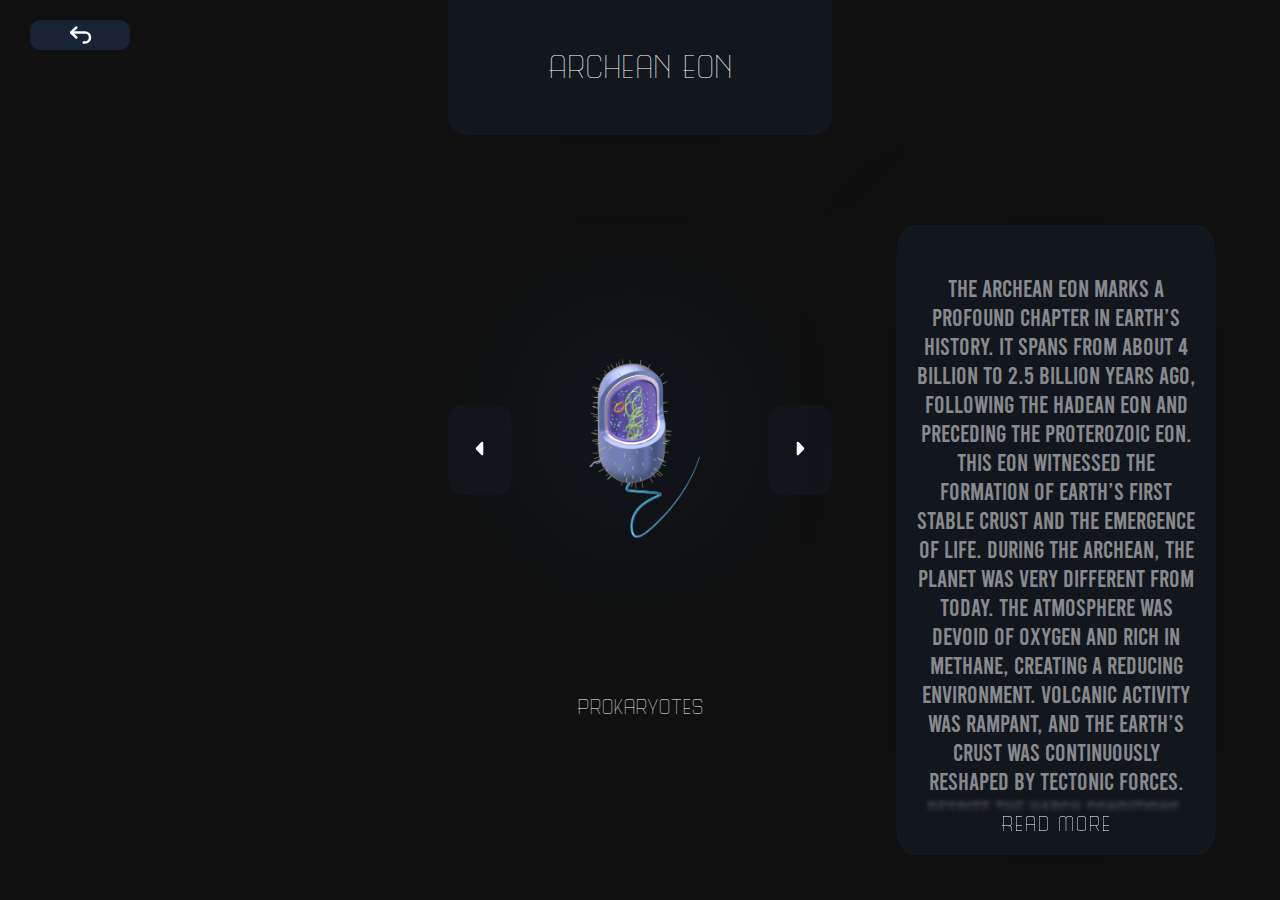
<file: evolution.html>
<!DOCTYPE html>
<html lang="en">
<head>
    <meta charset="UTF-8">
    <meta name="viewport" content="width=device-width, initial-scale=1.0">
    <title>Evolution</title>
    <link rel="stylesheet" href="static/style.css">
</head>
<body class="evolution">
    <button class="pass" onclick="retur()" id="return">
        <span class="iconamoon--arrow-left-2-fill"></span>
    </button>
    <button class="pass" onclick="pass()" id="pass">
        <span class="iconamoon--arrow-left-2-fill"></span>
    </button>
    <div class="button_pos">
        <button class="comeback" id="comeback">
          <span class="tabler--arrow-back-up"></span>
        </button>
    </div>
    <img src="static/img/velociraptor.png" alt="life_form" class="life_form" id="life_form1">
    <img src="static/img/prokaryotes.png" alt="life_form" class="life_form" id="life_form2">
    <img src="static/img/Archean Eon.jpg" alt="life_form" class="life_form" id="life_form3">
    <div class="title_era" id="title_area">Archean Eon</div>
    <section class="side_text" id="side_text">
        <button class="read_more" onclick="open_info()" id="btn_read">Read More</button>
        <div class="side_text_content" id="summary">The Archean Eon marks a profound chapter in Earth’s history. It spans from about 4 billion to 2.5 billion years ago, following the Hadean Eon and preceding the Proterozoic Eon. This eon witnessed the formation of Earth’s first stable crust and the emergence of life. During the Archean, the planet was very different from today. The atmosphere was devoid of oxygen and rich in methane, creating a reducing environment. Volcanic activity was rampant, and the Earth’s crust was continuously reshaped by tectonic forces. Despite the harsh conditions, life found a way. The earliest evidence of life, in the form of prokaryotic microbes, dates back to around 3.5 to 3.7 billion years ago
        </div>
        <button class="read_less" id="read_less" onclick="close_info()">
            <span class="iconamoon--arrow-left-2-fill"></span>
        </button>
        <p class="paragraph"></p>
        <p class="paragraph"></p>
        <p class="paragraph"></p>
        <p class="paragraph"></p>
        <p class="paragraph"></p>
        <p class="paragraph"></p>
        <img class="image_paragraph" id="image_paragraph">
    </section>
    <div class="living_being" id="living_being">Prokaryotes</div>
    <script>
        var cont = 0;
        const life_form1 = document.getElementById("life_form1")
        const life_form2 = document.getElementById('life_form2')
        const life_form3 = document.getElementById('life_form3')

        const return_btn = document.getElementById('return')
        const pass_btn = document.getElementById('pass')
        const title_area = document.getElementById('title_area')
        const summary = document.getElementById("summary")
        const living_being = document.getElementById('living_being')

        const side_text = document.getElementById('side_text')
        const btn_read = document.getElementById('btn_read')
        const btn_lread = document.getElementById('read_less')
        const image_paragraph = document.getElementById('image_paragraph')
        var paragraphs = document.getElementsByClassName('paragraph')
        const comeback = document.getElementById("comeback")
        var x = window.matchMedia("(min-width: 426px)")


        comeback.onclick = function(){
            window.location.href='index.html';
        }

        function close_info(){
            btn_read.style.display = 'inline'
            btn_lread.style.display = 'none'
            if (x.matches){
                side_text.style.borderRadius = '5%'
                side_text.style.animation = 'text_side_r 2s forwards'
            } else {
                side_text.style.height = '40%'
            }
            summary.style.display = 'flex'
        }

        function open_info(){
            btn_read.style.display = 'none'
            btn_lread.style.display = 'inline'
            if (x.matches){
                side_text.style.animation = 'text_side 2s forwards'
                side_text.style.borderRadius = 0
            } else {
                side_text.style.height = 'auto'
            }
            summary.style.display = 'none'
            if (cont ==  0){
                image_paragraph.src = 'static/img/Archean Eon.jpg'
                for (var c = 0; c<paragraphs.length; c++){
                    if (c == 0){
                        paragraphs[c].textContent = 'The Archean Eon, also known as the Archaean Eon, spans from about 4 billion to 2.5 billion years ago. following the Hadean Eon and preceding the Proterozoic Eon. It is a time when Earth’s crust solidified from its molten state, and the continents began to form.'
                    } else if(c == 1){
                        paragraphs[c].textContent = 'Formation of the Earth’s Crust, the start of the Archean Eon is characterized by the cooling of Earth’s surface and the formation of the first stable continental crust. This period saw the appearance of the first sedimentary rocks, indicating the presence of water and the cycling of materials between the Earth’s surface and its atmosphere.'
                    }  else if(c == 2){
                        paragraphs[c].textContent = 'Atmospheric and Oceanic Changes, during the Archean, Earth’s atmosphere was vastly different from today’s oxygen-rich environment. It was primarily composed of methane, ammonia, and other gases, with very little free oxygen. The oceans were also forming, likely covering much of the planet’s surface, and were possibly deeper than today’s oceans.'
                    }  else if(c == 3){
                        paragraphs[c].textContent = 'Emergence of Life, one of the most significant events of the Archean Eon was the appearance of life. Fossil evidence suggests that primitive life forms, such as prokaryotic microbes from the domain Archaea and bacteria, emerged around 3.5 to 3.7 billion years ago. These early organisms were likely anaerobic, thriving without the need for oxygen.'
                    }  else if(c == 4){
                        paragraphs[c].textContent = 'Geological Activity, the Archean landscape was dominated by volcanic activity, with numerous volcanoes releasing gases into the atmosphere and contributing to the formation of the early Earth’s climate. The geology of this eon is marked by greenstone-granite belts, which are rich in minerals and hold significant economic value, including deposits of gold and silver.'
                    }  else if(c == 5){
                        paragraphs[c].textContent = 'Transition to the Proterozoic, the end of the Archean Eon led to the Proterozoic Eon, a time of significant geological, atmospheric, and biological changes. The increase in oxygen levels, known as the Great Oxidation Event, would set the stage for more complex life forms to evolve.'
                    }
                }
            } else if (cont == 1){
                image_paragraph.src = 'static/img/Proterozoic Eon.jpg'
                for (var c = 0; c<paragraphs.length; c++){
                    if (c == 0){
                        paragraphs[c].textContent = 'The Proterozoic Eon represents one of the four major eons of Earth’s geological time scale, extending from about 2.5 billion years ago to 541 million years ago. It follows the Archean Eon and precedes the Phanerozoic Eon, encompassing a vast period of time that witnessed profound changes in the planet’s geology, atmosphere, and biosphere.'
                    } else if(c == 1){
                        paragraphs[c].textContent = 'Divisions of the Proterozoic, the Proterozoic is often divided into three eras: the Paleoproterozoic, Mesoproterozoic, and Neoproterozoic. Each era signifies distinct periods of Earth’s evolution, with the Paleoproterozoic marking the onset of the eon, the Mesoproterozoic representing the middle phase, and the Neoproterozoic leading up to the dawn of complex life.'
                    }  else if(c == 2){
                        paragraphs[c].textContent = 'Geological Developments, during the Proterozoic, the Earth’s crust continued to differentiate and stabilize. The supercontinent Rodinia began to form, altering the planet’s geography and climate. This was also a time of significant tectonic activity, which played a crucial role in shaping the continents as we know them today.'
                    }  else if(c == 3){
                        paragraphs[c].textContent = 'Atmospheric and Oceanic Evolution, one of the most critical events of the Proterozoic was the Great Oxidation Event, which occurred approximately between 2.3 billion and 1.8 billion years ago. This event led to a significant increase in atmospheric oxygen, primarily due to the photosynthetic activity of cyanobacteria. The rise in oxygen levels had far-reaching implications for the planet’s environment and the evolution of life.'
                    }  else if(c == 4){
                        paragraphs[c].textContent = 'iological Milestones, the Proterozoic Eon saw the emergence of the first eukaryotic cells, which have a nucleus and other organelles enclosed within membranes. This development paved the way for more complex organisms. By the end of the Proterozoic, the first multicellular life forms, such as the Ediacaran biota, appeared, setting the stage for the Cambrian explosion of life.'
                    }  else if(c == 5){
                        paragraphs[c].textContent = 'Economic Significance, pProterozoic rocks are known to contain substantial deposits of metallic ores, including iron, gold, copper, uranium, and nickel. These resources have been vital for human development and continue to be of great economic importance.'
                    }
                }
            } else if (cont == 2){
                image_paragraph.src = 'static/img/Paleozoic Era.jpg'
                for (var c = 0; c<paragraphs.length; c++){
                    if (c == 0){
                        paragraphs[c].textContent = 'The Paleozoic Era, from the Greek “palaios” (old) and “zoikos” (life), meaning “ancient life,” is a major interval of geologic time that began 538.8 million years ago and ended about 251.9 million years ago. It is the first of three geological eras of the Phanerozoic Eon, succeeding the Neoproterozoic Era and preceding the Mesozoic Era.'
                    } else if(c == 1){
                        paragraphs[c].textContent = 'Subdivisions and Periods, the Paleozoic Era is subdivided into six geologic periods: the Cambrian, Ordovician, Silurian, Devonian, Carboniferous, and Permian. These periods represent distinct phases in Earth’s history, each characterized by unique climatic conditions, life forms, and geological events.'
                    }  else if(c == 2){
                        paragraphs[c].textContent = 'Cambrian Explosion, the era commenced with the Cambrian explosion, a remarkable diversification of marine animals that saw the emergence of most modern phyla. This event represents one of the most significant evolutionary milestones, as complex life forms began to dominate the planet’s oceans.'
                    }  else if(c == 3){
                        paragraphs[c].textContent = 'Development of Terrestrial, life As the Paleozoic progressed, life transitioned onto land. The first terrestrial plants appeared, and by the late Paleozoic, vast forests covered the continents. These forests would later form the coal beds of Europe and North America. The evolution of amphibians and the colonization of land by various arthropods and mollusks marked a significant shift in the biosphere.'
                    }  else if(c == 4){
                        paragraphs[c].textContent = 'End of the Paleozoic, the Paleozoic Era culminated in the largest mass extinction event in Earth’s history, the end-Permian extinction, which wiped out a significant proportion of marine and terrestrial species. This event set the stage for the Mesozoic Era, often called the “Age of Reptiles.”'
                    }  else if(c == 5){
                        paragraphs[c].textContent = 'Geological and Climatic, changes Throughout the Paleozoic, the Earth underwent considerable geological transformations. The assembly and breakup of the supercontinent Rodinia and the formation of another, Pangea, were key events. Climatic shifts, including ice ages and warmer periods, also played a crucial role in shaping the evolutionary path of life.'
                    }
                }
            } else if (cont == 3){
                image_paragraph.src = 'static/img/Mesozoic Era.jpg'
                for (var c = 0; c<paragraphs.length; c++){
                    if (c == 0){
                        paragraphs[c].textContent = 'The Mesozoic Era is a major geological period that lasted from about 252.2 million years ago to 66 million years ago. It is the second of Earth’s three major geologic eras of Phanerozoic time, nestled between the Paleozoic and Cenozoic Eras.'
                    } else if(c == 1){
                        paragraphs[c].textContent = 'Divisions of the Mesozoic, the era is divided into three periods: \r\n\r\n Triassic Period: This period saw the emergence of the first dinosaurs and mammals;\r\n\r\n Jurassic Period: Marked by the dominance of dinosaurs and the appearance of the first birds;\r\n\r\n Cretaceous Period: The last period of the Mesozoic, which ended with the mass extinction of dinosaurs.\r\n\r\n'
                    }  else if(c == 2){
                        paragraphs[c].textContent = 'Geological Developments, during the Mesozoic, the supercontinent Pangea began to break apart, leading to the formation of modern continents and the Atlantic Ocean. This tectonic activity influenced global climate and sea levels, creating diverse habitats.'
                    }  else if(c == 3){
                        paragraphs[c].textContent = 'Climate and Environment, the climate of the Mesozoic was generally warmer than today, with less difference in temperature between equatorial and polar latitudes. This warm climate supported lush vegetation and a wide variety of life forms.'
                    }  else if(c == 4){
                        paragraphs[c].textContent = 'Flora and Fauna, the Mesozoic is best known for its reptilian inhabitants, particularly the dinosaurs, which became the dominant terrestrial vertebrates. The era also saw the rise of gymnosperms, and later, the first flowering plants, which would eventually dominate the landscape.'
                    }  else if(c == 5){
                        paragraphs[c].textContent = 'The Mesozoic Era remains a period of great interest to scientists and the public alike, as it holds the stories of some of the most iconic creatures that have ever lived on our planet.'
                    }
                }
            } else if (cont == 4){
                image_paragraph.src = 'static/img/Cenozoic Era.jpg'
                for (var c = 0; c<paragraphs.length; c++){
                    if (c == 0){
                        paragraphs[c].textContent = 'The Cenozoic Era, derived from Greek meaning “new life,” is the most recent of the three major eras of Earth’s history. It began approximately 66 million years ago, following the mass extinction event that ended the Mesozoic Era, and continues to the present day.'
                    } else if(c == 1){
                        paragraphs[c].textContent = 'Divisions of the Cenozoic, the Cenozoic is traditionally divided into two periods:\r\n\r\n Tertiary Period: This period encompasses the Paleogene and Neogene epochs, covering the time from 66 million to 2.6 million years ago.\r\n\r\n Quaternary Period: Starting 2.6 million years ago and extending to the present, this period includes the Pleistocene and Holocene epochs'
                    }  else if(c == 2){
                        paragraphs[c].textContent = 'Geological Changes, the Cenozoic Era witnessed the continents assuming their modern configuration and geographic positions. This era is marked by the stabilization of tectonic plates and the expansion of oceans. Several of the world’s great mountain ranges, such as the Alps, the Himalayas, and the Andes, were formed during this time.'
                    }  else if(c == 3){
                        paragraphs[c].textContent = 'Flora and Fauna The Cenozoic is characterized by the diversification of life, with mammals and birds becoming dominant on land. The era also saw the appearance of the first hominids and the evolution of Homo sapiens. The development of grasslands during the Neogene period was significant for the evolution of grazing mammals.'
                    }  else if(c == 4){
                        paragraphs[c].textContent = 'Human Evolution One of the most notable events of the Cenozoic was the appearance of humans. The genus Homo, which includes modern humans, evolved in Africa during the late Neogene and spread across the globe, leading to the development of diverse cultures and civilizations.'
                    }  else if(c == 5){
                        paragraphs[c].textContent = 'Modern Biodiversity Today’s biodiversity is a result of the evolutionary processes that took place during the Cenozoic. The era has seen the rise and fall of numerous species, but it has ultimately led to the complex ecosystems we observe in the present'
                    }
                }
            }
        }

        var f_i = true


        function pass(){
            if (cont < 4){
                cont += 1
            }
            console.log(cont)
            if (cont == 1){

                image_paragraph.src = 'static/img/Proterozoic Eon.jpg'
                for (var c = 0; c<paragraphs.length; c++){
                    if (c == 0){
                        paragraphs[c].textContent = 'The Proterozoic Eon represents one of the four major eons of Earth’s geological time scale, extending from about 2.5 billion years ago to 541 million years ago. It follows the Archean Eon and precedes the Phanerozoic Eon, encompassing a vast period of time that witnessed profound changes in the planet’s geology, atmosphere, and biosphere.'
                    } else if(c == 1){
                        paragraphs[c].textContent = 'Divisions of the Proterozoic, the Proterozoic is often divided into three eras: the Paleoproterozoic, Mesoproterozoic, and Neoproterozoic. Each era signifies distinct periods of Earth’s evolution, with the Paleoproterozoic marking the onset of the eon, the Mesoproterozoic representing the middle phase, and the Neoproterozoic leading up to the dawn of complex life.'
                    }  else if(c == 2){
                        paragraphs[c].textContent = 'Geological Developments, during the Proterozoic, the Earth’s crust continued to differentiate and stabilize. The supercontinent Rodinia began to form, altering the planet’s geography and climate. This was also a time of significant tectonic activity, which played a crucial role in shaping the continents as we know them today.'
                    }  else if(c == 3){
                        paragraphs[c].textContent = 'Atmospheric and Oceanic Evolution, one of the most critical events of the Proterozoic was the Great Oxidation Event, which occurred approximately between 2.3 billion and 1.8 billion years ago. This event led to a significant increase in atmospheric oxygen, primarily due to the photosynthetic activity of cyanobacteria. The rise in oxygen levels had far-reaching implications for the planet’s environment and the evolution of life.'
                    }  else if(c == 4){
                        paragraphs[c].textContent = 'iological Milestones, the Proterozoic Eon saw the emergence of the first eukaryotic cells, which have a nucleus and other organelles enclosed within membranes. This development paved the way for more complex organisms. By the end of the Proterozoic, the first multicellular life forms, such as the Ediacaran biota, appeared, setting the stage for the Cambrian explosion of life.'
                    }  else if(c == 5){
                        paragraphs[c].textContent = 'Economic Significance, pProterozoic rocks are known to contain substantial deposits of metallic ores, including iron, gold, copper, uranium, and nickel. These resources have been vital for human development and continue to be of great economic importance.'
                    }
                }


                title_area.textContent = 'Proterozoic Eon'
                summary.textContent = 'The Proterozoic Eon, a significant era in Earth’s history, spanned from 2.5 billion to 541 million years ago. It is divided into three eras: the Paleoproterozoic, Mesoproterozoic, and Neoproterozoic. This eon was a time of dramatic geological and biological changes that shaped the planet as we know it today. Geologically, the Proterozoic saw the stabilization of the continents and the beginning of plate tectonics. The supercontinent Rodinia formed and later broke apart, altering the face of the planet. The atmosphere and oceans underwent a transformation, with the Great Oxygenation Event marking a significant increase in atmospheric oxygen due to photosynthetic activity. This oxygenation led to the deposition of banded-iron formations and paved the way for more complex life forms'
                living_being.textContent = 'Eukaryotes'

                return_btn.disabled = true
                pass_btn.disabled = true
                setTimeout(() => return_btn.disabled = false, 2000)
                setTimeout(() => pass_btn.disabled = false, 2000)

                f_i = false

                life_form2.style.animation = 'slide_item 2s linear forwards'
                life_form3.style.animation = 'slide_item_out 2s linear forwards'
                life_form1.style.display = 'flex';
                life_form1.style.animation = 'slide_item_in 2s linear forwards'
                life_form1.src = 'static/img/eukaryotes.png'
                life_form1.style.animationDirection = 'reverse'
            } else if (cont == 2){

                image_paragraph.src = 'static/img/Paleozoic Era.jpg'
                for (var c = 0; c<paragraphs.length; c++){
                    if (c == 0){
                        paragraphs[c].textContent = 'The Paleozoic Era, from the Greek “palaios” (old) and “zoikos” (life), meaning “ancient life,” is a major interval of geologic time that began 538.8 million years ago and ended about 251.9 million years ago. It is the first of three geological eras of the Phanerozoic Eon, succeeding the Neoproterozoic Era and preceding the Mesozoic Era.'
                    } else if(c == 1){
                        paragraphs[c].textContent = 'Subdivisions and Periods, the Paleozoic Era is subdivided into six geologic periods: the Cambrian, Ordovician, Silurian, Devonian, Carboniferous, and Permian. These periods represent distinct phases in Earth’s history, each characterized by unique climatic conditions, life forms, and geological events.'
                    }  else if(c == 2){
                        paragraphs[c].textContent = 'Cambrian Explosion, the era commenced with the Cambrian explosion, a remarkable diversification of marine animals that saw the emergence of most modern phyla. This event represents one of the most significant evolutionary milestones, as complex life forms began to dominate the planet’s oceans.'
                    }  else if(c == 3){
                        paragraphs[c].textContent = 'Development of Terrestrial, life As the Paleozoic progressed, life transitioned onto land. The first terrestrial plants appeared, and by the late Paleozoic, vast forests covered the continents. These forests would later form the coal beds of Europe and North America. The evolution of amphibians and the colonization of land by various arthropods and mollusks marked a significant shift in the biosphere.'
                    }  else if(c == 4){
                        paragraphs[c].textContent = 'End of the Paleozoic, the Paleozoic Era culminated in the largest mass extinction event in Earth’s history, the end-Permian extinction, which wiped out a significant proportion of marine and terrestrial species. This event set the stage for the Mesozoic Era, often called the “Age of Reptiles.”'
                    }  else if(c == 5){
                        paragraphs[c].textContent = 'Geological and Climatic, changes Throughout the Paleozoic, the Earth underwent considerable geological transformations. The assembly and breakup of the supercontinent Rodinia and the formation of another, Pangea, were key events. Climatic shifts, including ice ages and warmer periods, also played a crucial role in shaping the evolutionary path of life.'
                    }
                }


                title_area.textContent = 'Paleozoic Era'
                summary.textContent = 'The Paleozoic Era, also known as the Palaeozoic Era, spans a major interval of geologic time from approximately 542 to 251 million years ago. Derived from the Greek term for “ancient life,” it represents the first era within the Phanerozoic Eon and is succeeded by the Mesozoic Era. Let’s delve into the key highlights of this fascinating period. the Paleozoic Era witnessed the emergence of diverse marine and terrestrial life, pivotal evolutionary events, and dramatic changes in Earth’s ecosystems. It remains a crucial chapter in our planet’s history'
                living_being.textContent = 'Vertables'

                return_btn.disabled = true
                pass_btn.disabled = true
                setTimeout(() => return_btn.disabled = false, 2000)
                setTimeout(() => pass_btn.disabled = false, 2000)


                life_form1.style.animation = 'slide_item 2s linear forwards'
                life_form2.style.animation = 'slide_item_out 2s linear forwards'
                life_form3.style.display = 'flex';
                life_form3.style.animation = 'slide_item_in 2s linear forwards'
                life_form3.src = 'static/img/vertables.png'
                life_form3.style.animationDirection = 'reverse'
            } else if (cont == 3){

                image_paragraph.src = 'static/img/Mesozoic Era.jpg'
                for (var c = 0; c<paragraphs.length; c++){
                    if (c == 0){
                        paragraphs[c].textContent = 'The Mesozoic Era is a major geological period that lasted from about 252.2 million years ago to 66 million years ago. It is the second of Earth’s three major geologic eras of Phanerozoic time, nestled between the Paleozoic and Cenozoic Eras.'
                    } else if(c == 1){
                        paragraphs[c].textContent = 'Divisions of the Mesozoic, the era is divided into three periods: \r\n\r\n Triassic Period: This period saw the emergence of the first dinosaurs and mammals;\r\n\r\n Jurassic Period: Marked by the dominance of dinosaurs and the appearance of the first birds;\r\n\r\n Cretaceous Period: The last period of the Mesozoic, which ended with the mass extinction of dinosaurs.\r\n\r\n'
                    }  else if(c == 2){
                        paragraphs[c].textContent = 'Geological Developments, during the Mesozoic, the supercontinent Pangea began to break apart, leading to the formation of modern continents and the Atlantic Ocean. This tectonic activity influenced global climate and sea levels, creating diverse habitats.'
                    }  else if(c == 3){
                        paragraphs[c].textContent = 'Climate and Environment, the climate of the Mesozoic was generally warmer than today, with less difference in temperature between equatorial and polar latitudes. This warm climate supported lush vegetation and a wide variety of life forms.'
                    }  else if(c == 4){
                        paragraphs[c].textContent = 'Flora and Fauna, the Mesozoic is best known for its reptilian inhabitants, particularly the dinosaurs, which became the dominant terrestrial vertebrates. The era also saw the rise of gymnosperms, and later, the first flowering plants, which would eventually dominate the landscape.'
                    }  else if(c == 5){
                        paragraphs[c].textContent = 'The Mesozoic Era remains a period of great interest to scientists and the public alike, as it holds the stories of some of the most iconic creatures that have ever lived on our planet.'
                    }
                }


                title_area.textContent = 'Mesozoic Era'
                summary.textContent = 'The Mesozoic Era, often referred to as the “Age of Reptiles,” marks a pivotal period in Earth’s history, spanning approximately from 252 to 66 million years ago. This era is divided into three major periods: the Triassic, Jurassic, and Cretaceous. During the Triassic, the supercontinent Pangaea began to rift apart, leading to the formation of the continents as we know them today. This period saw the emergence of the first dinosaurs, which would come to dominate the land for the rest of the Mesozoic'
                living_being.textContent = 'Reptiles'

                return_btn.disabled = true
                pass_btn.disabled = true
                setTimeout(() => return_btn.disabled = false, 2000)
                setTimeout(() => pass_btn.disabled = false, 2000)


                life_form1.style.animation = 'slide_item_out 2s linear forwards'
                life_form3.style.animation = 'slide_item 2s linear forwards'
                life_form2.style.display = 'flex'
                life_form2.style.animation = 'slide_item_in 2s linear forwards'
                life_form2.src = 'static/img/velociraptor.png'
                life_form2.style.animationDirection = 'reverse'
                
                
            } else if (cont == 4){

                image_paragraph.src = 'static/img/Cenozoic Era.jpg'
                for (var c = 0; c<paragraphs.length; c++){
                    if (c == 0){
                        paragraphs[c].textContent = 'The Cenozoic Era, derived from Greek meaning “new life,” is the most recent of the three major eras of Earth’s history. It began approximately 66 million years ago, following the mass extinction event that ended the Mesozoic Era, and continues to the present day.'
                    } else if(c == 1){
                        paragraphs[c].textContent = 'Divisions of the Cenozoic, the Cenozoic is traditionally divided into two periods:\r\n\r\n Tertiary Period: This period encompasses the Paleogene and Neogene epochs, covering the time from 66 million to 2.6 million years ago.\r\n\r\n Quaternary Period: Starting 2.6 million years ago and extending to the present, this period includes the Pleistocene and Holocene epochs'
                    }  else if(c == 2){
                        paragraphs[c].textContent = 'Geological Changes, the Cenozoic Era witnessed the continents assuming their modern configuration and geographic positions. This era is marked by the stabilization of tectonic plates and the expansion of oceans. Several of the world’s great mountain ranges, such as the Alps, the Himalayas, and the Andes, were formed during this time.'
                    }  else if(c == 3){
                        paragraphs[c].textContent = 'Flora and Fauna The Cenozoic is characterized by the diversification of life, with mammals and birds becoming dominant on land. The era also saw the appearance of the first hominids and the evolution of Homo sapiens. The development of grasslands during the Neogene period was significant for the evolution of grazing mammals.'
                    }  else if(c == 4){
                        paragraphs[c].textContent = 'Human Evolution One of the most notable events of the Cenozoic was the appearance of humans. The genus Homo, which includes modern humans, evolved in Africa during the late Neogene and spread across the globe, leading to the development of diverse cultures and civilizations.'
                    }  else if(c == 5){
                        paragraphs[c].textContent = 'Modern Biodiversity Today’s biodiversity is a result of the evolutionary processes that took place during the Cenozoic. The era has seen the rise and fall of numerous species, but it has ultimately led to the complex ecosystems we observe in the present'
                    }
                }


                title_area.textContent = 'Cenozoic Era'
                summary.textContent = 'The Cenozoic Era, known as the “Age of Mammals,” is the current geological era, beginning around 66 million years ago and continuing to the present day. It is characterized by the significant evolution and diversification of mammalian life following the extinction of the dinosaurs at the end of the Mesozoic Era. Throughout the Cenozoic, the continents moved into their modern configurations, and the flora and fauna evolved toward those we see today. This era has been a time of climatic changes, which have influenced the evolutionary paths of life on Earth'
                living_being.textContent = 'Mammals'

                console.log(cont)
                return_btn.disabled = true
                pass_btn.disabled = true
                setTimeout(() => return_btn.disabled = false, 2000)
                setTimeout(() => pass_btn.disabled = false, 2000)

                life_form3.style.animation = 'slide_item_out 2s linear forwards'
                life_form2.style.animation = 'slide_item 2s linear forwards'
                life_form1.style.display = 'flex'
                life_form1.style.animation = 'slide_item_in 2s linear forwards'
                life_form1.src = 'static/img/human.png'
                life_form1.style.animationDirection = 'reverse'
            }
        }
        function retur (){
            if (cont > 0){
                cont -= 1
            }
            console.log(cont)
            console.log(f_i)
            if (cont == 0){

                image_paragraph.src = 'static/img/Archean Eon.jpg'
                for (var c = 0; c<paragraphs.length; c++){
                    if (c == 0){
                        paragraphs[c].textContent = 'The Archean Eon, also known as the Archaean Eon, spans from about 4 billion to 2.5 billion years ago. following the Hadean Eon and preceding the Proterozoic Eon. It is a time when Earth’s crust solidified from its molten state, and the continents began to form.'
                    } else if(c == 1){
                        paragraphs[c].textContent = 'Formation of the Earth’s Crust, the start of the Archean Eon is characterized by the cooling of Earth’s surface and the formation of the first stable continental crust. This period saw the appearance of the first sedimentary rocks, indicating the presence of water and the cycling of materials between the Earth’s surface and its atmosphere.'
                    }  else if(c == 2){
                        paragraphs[c].textContent = 'Atmospheric and Oceanic Changes, during the Archean, Earth’s atmosphere was vastly different from today’s oxygen-rich environment. It was primarily composed of methane, ammonia, and other gases, with very little free oxygen. The oceans were also forming, likely covering much of the planet’s surface, and were possibly deeper than today’s oceans.'
                    }  else if(c == 3){
                        paragraphs[c].textContent = 'Emergence of Life, one of the most significant events of the Archean Eon was the appearance of life. Fossil evidence suggests that primitive life forms, such as prokaryotic microbes from the domain Archaea and bacteria, emerged around 3.5 to 3.7 billion years ago. These early organisms were likely anaerobic, thriving without the need for oxygen.'
                    }  else if(c == 4){
                        paragraphs[c].textContent = 'Geological Activity, the Archean landscape was dominated by volcanic activity, with numerous volcanoes releasing gases into the atmosphere and contributing to the formation of the early Earth’s climate. The geology of this eon is marked by greenstone-granite belts, which are rich in minerals and hold significant economic value, including deposits of gold and silver.'
                    }  else if(c == 5){
                        paragraphs[c].textContent = 'Transition to the Proterozoic, the end of the Archean Eon led to the Proterozoic Eon, a time of significant geological, atmospheric, and biological changes. The increase in oxygen levels, known as the Great Oxidation Event, would set the stage for more complex life forms to evolve.'
                    }
                }

                return_btn.disabled = true
                pass_btn.disabled = true
                setTimeout(() => return_btn.disabled = false, 2000)
                setTimeout(() => pass_btn.disabled = false, 2000)

                title_area.textContent = 'Archean Eon'
                summary.textContent = 'The Archean Eon marks a profound chapter in Earth’s history. It spans from about 4 billion to 2.5 billion years ago, following the Hadean Eon and preceding the Proterozoic Eon. This eon witnessed the formation of Earth’s first stable crust and the emergence of life. During the Archean, the planet was very different from today. The atmosphere was devoid of oxygen and rich in methane, creating a reducing environment. Volcanic activity was rampant, and the Earth’s crust was continuously reshaped by tectonic forces. Despite the harsh conditions, life found a way. The earliest evidence of life, in the form of prokaryotic microbes, dates back to around 3.5 to 3.7 billion years ago'
                living_being.textContent = 'Prokaryotes'

                life_form1.src = 'static/img/eukaryotes.png'
                life_form2.src = 'static/img/prokaryotes.png'
                life_form3.style.display = 'none'

                life_form1.style.animation = "slide_item_in_reverse 2s linear forwards"
                life_form1.style.animationDirection = 'reverse'
                if (f_i == false){
                    life_form2.style.animation = 'slide_item_reverse 2s linear forwards'
                    f_i = true
                }
            } else if(cont == 1){
                image_paragraph.src = 'static/img/Proterozoic Eon.jpg'
                for (var c = 0; c<paragraphs.length; c++){
                    if (c == 0){
                        paragraphs[c].textContent = 'The Proterozoic Eon represents one of the four major eons of Earth’s geological time scale, extending from about 2.5 billion years ago to 541 million years ago. It follows the Archean Eon and precedes the Phanerozoic Eon, encompassing a vast period of time that witnessed profound changes in the planet’s geology, atmosphere, and biosphere.'
                    } else if(c == 1){
                        paragraphs[c].textContent = 'Divisions of the Proterozoic, the Proterozoic is often divided into three eras: the Paleoproterozoic, Mesoproterozoic, and Neoproterozoic. Each era signifies distinct periods of Earth’s evolution, with the Paleoproterozoic marking the onset of the eon, the Mesoproterozoic representing the middle phase, and the Neoproterozoic leading up to the dawn of complex life.'
                    }  else if(c == 2){
                        paragraphs[c].textContent = 'Geological Developments, during the Proterozoic, the Earth’s crust continued to differentiate and stabilize. The supercontinent Rodinia began to form, altering the planet’s geography and climate. This was also a time of significant tectonic activity, which played a crucial role in shaping the continents as we know them today.'
                    }  else if(c == 3){
                        paragraphs[c].textContent = 'Atmospheric and Oceanic Evolution, one of the most critical events of the Proterozoic was the Great Oxidation Event, which occurred approximately between 2.3 billion and 1.8 billion years ago. This event led to a significant increase in atmospheric oxygen, primarily due to the photosynthetic activity of cyanobacteria. The rise in oxygen levels had far-reaching implications for the planet’s environment and the evolution of life.'
                    }  else if(c == 4){
                        paragraphs[c].textContent = 'iological Milestones, the Proterozoic Eon saw the emergence of the first eukaryotic cells, which have a nucleus and other organelles enclosed within membranes. This development paved the way for more complex organisms. By the end of the Proterozoic, the first multicellular life forms, such as the Ediacaran biota, appeared, setting the stage for the Cambrian explosion of life.'
                    }  else if(c == 5){
                        paragraphs[c].textContent = 'Economic Significance, pProterozoic rocks are known to contain substantial deposits of metallic ores, including iron, gold, copper, uranium, and nickel. These resources have been vital for human development and continue to be of great economic importance.'
                    }
                }


                return_btn.disabled = true
                pass_btn.disabled = true
                setTimeout(() => return_btn.disabled = false, 2000)
                setTimeout(() => pass_btn.disabled = false, 2000)
                
                title_area.textContent = 'Proterozoic Eon'
                summary.textContent = 'The Proterozoic Eon, a significant era in Earth’s history, spanned from 2.5 billion to 541 million years ago. It is divided into three eras: the Paleoproterozoic, Mesoproterozoic, and Neoproterozoic. This eon was a time of dramatic geological and biological changes that shaped the planet as we know it today. Geologically, the Proterozoic saw the stabilization of the continents and the beginning of plate tectonics. The supercontinent Rodinia formed and later broke apart, altering the face of the planet. The atmosphere and oceans underwent a transformation, with the Great Oxygenation Event marking a significant increase in atmospheric oxygen due to photosynthetic activity. This oxygenation led to the deposition of banded-iron formations and paved the way for more complex life forms'
                living_being.textContent = 'Eukaryotes'

                life_form1.src = 'static/img/eukaryotes.png'
                life_form2.src = 'static/img/prokaryotes.png'
                life_form3.src = 'static/img/vertables.png'


                life_form3.style.animation = "slide_item_in_reverse 2s linear forwards"
                life_form3.style.animationDirection = 'reverse'
                life_form1.style.animation = 'slide_item_reverse 2s linear forwards'
                life_form2.style.animation = 'slide_item_out_reverse 2s linear forwards'
            } else if(cont == 2){

                image_paragraph.src = 'static/img/Paleozoic Era.jpg'
                for (var c = 0; c<paragraphs.length; c++){
                    if (c == 0){
                        paragraphs[c].textContent = 'The Paleozoic Era, from the Greek “palaios” (old) and “zoikos” (life), meaning “ancient life,” is a major interval of geologic time that began 538.8 million years ago and ended about 251.9 million years ago. It is the first of three geological eras of the Phanerozoic Eon, succeeding the Neoproterozoic Era and preceding the Mesozoic Era.'
                    } else if(c == 1){
                        paragraphs[c].textContent = 'Subdivisions and Periods, the Paleozoic Era is subdivided into six geologic periods: the Cambrian, Ordovician, Silurian, Devonian, Carboniferous, and Permian. These periods represent distinct phases in Earth’s history, each characterized by unique climatic conditions, life forms, and geological events.'
                    }  else if(c == 2){
                        paragraphs[c].textContent = 'Cambrian Explosion, the era commenced with the Cambrian explosion, a remarkable diversification of marine animals that saw the emergence of most modern phyla. This event represents one of the most significant evolutionary milestones, as complex life forms began to dominate the planet’s oceans.'
                    }  else if(c == 3){
                        paragraphs[c].textContent = 'Development of Terrestrial, life As the Paleozoic progressed, life transitioned onto land. The first terrestrial plants appeared, and by the late Paleozoic, vast forests covered the continents. These forests would later form the coal beds of Europe and North America. The evolution of amphibians and the colonization of land by various arthropods and mollusks marked a significant shift in the biosphere.'
                    }  else if(c == 4){
                        paragraphs[c].textContent = 'End of the Paleozoic, the Paleozoic Era culminated in the largest mass extinction event in Earth’s history, the end-Permian extinction, which wiped out a significant proportion of marine and terrestrial species. This event set the stage for the Mesozoic Era, often called the “Age of Reptiles.”'
                    }  else if(c == 5){
                        paragraphs[c].textContent = 'Geological and Climatic, changes Throughout the Paleozoic, the Earth underwent considerable geological transformations. The assembly and breakup of the supercontinent Rodinia and the formation of another, Pangea, were key events. Climatic shifts, including ice ages and warmer periods, also played a crucial role in shaping the evolutionary path of life.'
                    }
                }

                return_btn.disabled = true
                pass_btn.disabled = true
                setTimeout(() => return_btn.disabled = false, 2000)
                setTimeout(() => pass_btn.disabled = false, 2000)

                title_area.textContent = 'Paleozoic Era'
                summary.textContent = 'The Paleozoic Era, also known as the Palaeozoic Era, spans a major interval of geologic time from approximately 542 to 251 million years ago. Derived from the Greek term for “ancient life,” it represents the first era within the Phanerozoic Eon and is succeeded by the Mesozoic Era. Let’s delve into the key highlights of this fascinating period. the Paleozoic Era witnessed the emergence of diverse marine and terrestrial life, pivotal evolutionary events, and dramatic changes in Earth’s ecosystems. It remains a crucial chapter in our planet’s history'
                living_being.textContent = 'Vertables'

                life_form1.src = 'static/img/eukaryotes.png'
                life_form2.src = 'static/img/velociraptor.png'
                life_form3.src = 'static/img/vertables.png'

                life_form2.style.animation = "slide_item_in_reverse 2s linear forwards"
                life_form2.style.animationDirection = 'reverse'
                life_form3.style.animation = 'slide_item_reverse 2s linear forwards'
                life_form1.style.animation = 'slide_item_out_reverse 2s linear forwards'
            } else if(cont == 3){

                image_paragraph.src = 'static/img/Mesozoic Era.jpg'
                for (var c = 0; c<paragraphs.length; c++){
                    if (c == 0){
                        paragraphs[c].textContent = 'The Mesozoic Era is a major geological period that lasted from about 252.2 million years ago to 66 million years ago. It is the second of Earth’s three major geologic eras of Phanerozoic time, nestled between the Paleozoic and Cenozoic Eras.'
                    } else if(c == 1){
                        paragraphs[c].textContent = 'Divisions of the Mesozoic, the era is divided into three periods: \r\n\r\n Triassic Period: This period saw the emergence of the first dinosaurs and mammals;\r\n\r\n Jurassic Period: Marked by the dominance of dinosaurs and the appearance of the first birds;\r\n\r\n Cretaceous Period: The last period of the Mesozoic, which ended with the mass extinction of dinosaurs.\r\n\r\n'
                    }  else if(c == 2){
                        paragraphs[c].textContent = 'Geological Developments, during the Mesozoic, the supercontinent Pangea began to break apart, leading to the formation of modern continents and the Atlantic Ocean. This tectonic activity influenced global climate and sea levels, creating diverse habitats.'
                    }  else if(c == 3){
                        paragraphs[c].textContent = 'Climate and Environment, the climate of the Mesozoic was generally warmer than today, with less difference in temperature between equatorial and polar latitudes. This warm climate supported lush vegetation and a wide variety of life forms.'
                    }  else if(c == 4){
                        paragraphs[c].textContent = 'Flora and Fauna, the Mesozoic is best known for its reptilian inhabitants, particularly the dinosaurs, which became the dominant terrestrial vertebrates. The era also saw the rise of gymnosperms, and later, the first flowering plants, which would eventually dominate the landscape.'
                    }  else if(c == 5){
                        paragraphs[c].textContent = 'The Mesozoic Era remains a period of great interest to scientists and the public alike, as it holds the stories of some of the most iconic creatures that have ever lived on our planet.'
                    }
                }


                return_btn.disabled = true
                pass_btn.disabled = true
                setTimeout(() => return_btn.disabled = false, 2000)
                setTimeout(() => pass_btn.disabled = false, 2000)

                title_area.textContent = 'Mesozoic Era '
                summary.textContent = 'The Mesozoic Era, often referred to as the “Age of Reptiles,” marks a pivotal period in Earth’s history, spanning approximately from 252 to 66 million years ago. This era is divided into three major periods: the Triassic, Jurassic, and Cretaceous. During the Triassic, the supercontinent Pangaea began to rift apart, leading to the formation of the continents as we know them today. This period saw the emergence of the first dinosaurs, which would come to dominate the land for the rest of the Mesozoic'
                living_being.textContent = 'Reptiles'

                life_form1.src = 'static/img/human.png'
                life_form2.src = 'static/img/velociraptor.png'
                life_form3.src = 'static/img/vertables.png'

                life_form1.style.animation = "slide_item_in_reverse 2s linear forwards"
                life_form1.style.animationDirection = 'reverse'
                life_form2.style.animation = 'slide_item_reverse 2s linear forwards'
                life_form3.style.animation = 'slide_item_out_reverse 2s linear forwards'
            }
        }
        
    </script>
</body>
</html>
</file>
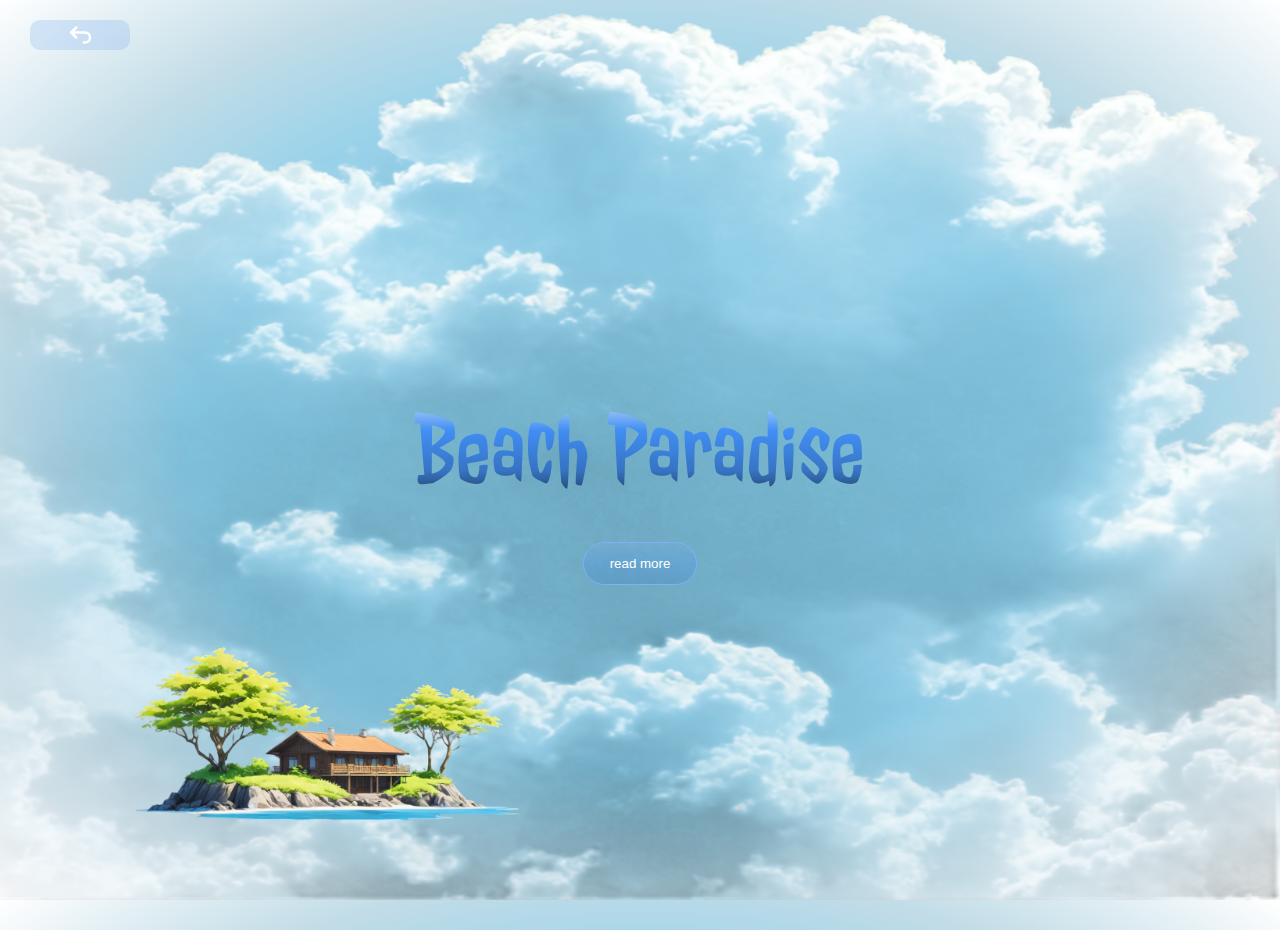
<file: sea.html>
<!DOCTYPE html>
<html lang="en">
<head>
    <meta charset="UTF-8">
    <meta name="viewport" content="width=device-width, initial-scale=1.0">
    <title>Sea</title>
    <link rel="stylesheet" href="static/style.css" />
    <link rel="preconnect" href="https://fonts.googleapis.com">
    <link rel="preconnect" href="https://fonts.gstatic.com" crossorigin>
    <link href="https://fonts.googleapis.com/css2?family=Jolly+Lodger&display=swap" rel="stylesheet">
</head>
<body class="beach">
    <div>
      <img src="static/img/cloud1.png" class="cloud" alt="">
    </div>
    <div class="button_pos">
      <button class="comeback" id="comeback">
        <span class="tabler--arrow-back-up"></span>
      </button>
    </div>
    <section class="title">
      <div class="jolly-lodger-regular title">
        <p>Beach Paradise</p>
      </div>
    </section>
    <button class="takedown" id="takedown" disabled>
      read more
    </button>
    <section class="ondas-box" style="display: flex">
        <div class="onda" id="onda1"></div>
        <div class="onda" id="onda2"></div>
        <div class="onda" id="onda3"></div>
        <div class="onda" id="onda4"></div>
        <div class="onda" id="onda5"></div>
      </section>

      <div>
        <img src="static/img/island.png" class="island">
      </div>
      <div class="water"></div>
      <audio id="wave_audio" src="static/sound/Bubbles Sound Effect (320).mp3" autostart="false"></audio>
      <audio id="ocean_audio" src="static/sound/Sea sound effect (320).mp3" autostart="false" loop></audio>
      <script>
        let takedown = document.getElementById('takedown');
        var elements = document.body.getElementsByTagName("*");
        let body = document.querySelector("body");
        let wave_audio = document.querySelector('#wave_audio')
        let ocean_audio = document.querySelector('#ocean_audio')
        let text = document.getElementsByClassName("text_mar");
        let text_sea = document.getElementsByClassName("text_undersea");
        var comeback = document.getElementById('comeback');

        wave_audio.play()
        setTimeout(() => wave_audio.pause(), 3000)
        ocean_audio.play()

        comeback.onclick = function(){
          window.location.href='index.html';
      }

        function erase_canvas(){
          window.location.href='undersea.html';

        }

        takedown.onclick = function(){
          let ondas = document.getElementsByClassName('onda');
          let water = document.getElementsByClassName('water');
          for (var i = 0; i<ondas.length; i++){
            ondas[i].style.animation = 'mar_raising 3s ease-in-out';
            ondas[i].style.animationFillMode = 'forwards';
          }
          water[0].style.display= 'flex';
          water[0].style.bottom = 0;
          water[0].style.animation = 'water_raising 3s ease-in-out';
          water[0].style.animationFillMode = 'forwards';
          wave_audio.play()
          setTimeout(() => erase_canvas(), 4000);
        }


        function sea_moviment (){
            let water = document.getElementsByClassName('water');
            let ondas = document.getElementsByClassName('onda');
            takedown.disabled = false;
            for (var i = 0; i<ondas.length; i++){
              ondas[i].style.animation = 'mar_moviment 5s ease-in-out infinite alternate';
              ondas[i].style.bottom = "0%";
              if (ondas[i].id == 'onda2'){
                ondas[i].style.animationDelay = '4s';
              } else if (ondas[i].id == 'onda3'){
                ondas[i].style.animationDelay = '3s';
              } else if(ondas[i].id == 'onda4'){
                ondas[i].style.animationDelay = '2s';
              } else if(ondas[i].id == 'ondas5'){
                ondas[i].style.animationDelay = '1s';
              }
            }
            water[0].style.display= 'none';
        }

        setTimeout(() => sea_moviment(), 4000);

      </script>
</body>
</html>
</file>
<file: static/style.css>
html, body{
    height: -webkit-fill-available;
}


*
{
    margin: 0;
    padding: 0;
    box-sizing: border-box;
}

body{
    display: flex;
    justify-content: center;
    align-items: center;
    min-height: 100vh;
    height: 200vh;
    background: #222;
    height: -webkit-fill-available;

}

#undersea_earth{
    height:100%;
    width: auto;
    position: absolute;
    z-index:-1;
    left: 0%;
    top: 0%;
    opacity: 20%;
}

#fish1{
    height:auto;
    width:120px; 
    position: absolute;
    z-index:-1; 
    left: 0vh; 
    top: 10%; 
    opacity: 0%;
}

#fish2{
    height:200px; 
    width:200px; 
    position: absolute; 
    z-index:-1; 
    left:0vh; 
    top: 40%; 
    opacity: 0%;
}

#fish3{
    height:400px; 
    width:400px; 
    position: absolute; 
    z-index:-1; 
    left: -10%; 
    top: 40%; 
    opacity: 0%
}

#fish4{
    height:300px; 
    width:300px; 
    position: absolute; 
    z-index:-1; 
    right: -10%; 
    top: 80%; 
    opacity: 0%
}

#fish5{
    height:auto; 
    width:100px;
    position: absolute; 
    z-index:-1; 
    right: 20%; 
    top: 15%; 
    opacity: 0%
}

#shark{
    height:600px; 
    width:600px; 
    position: absolute; 
    z-index:-1; 
    left: 0vh; 
    bottom: 20%;
    opacity: 0%
}

#whale{
    width:1000px;
    height: auto; position: absolute;
    z-index:-1; 
    right: -20%; 
    top: 30%; 
    opacity: 0%;
}

#dolphin{
    height:auto; width:500px;
    position: absolute; 
    z-index:-1; 
    left: 0vh; 
    bottom: 70%; 
    opacity: 0%; 
}

#turtle{
    height:auto; width:100px; 
    position: absolute;
     z-index:-1; 
     left: -10vh; 
     top: 80%; 
     opacity: 0%;
}

#jellyfish{
    height:150px; 
    width:auto; 
    position: absolute;
    z-index:-1;
     left: -15%;
      top: 30%;
       opacity: 0%;
}

#img_fossa{
    height:300%; 
    width:150%; 
    position: absolute; 
    z-index:6; 
    left: -25%; 
    bottom: 0; 
    opacity: 3%;
}

#sea_foam{
    width:110%; 
    height: auto;
    position: absolute; 
    z-index:-1; 
    left: 0%; 
    top: -7%; 
    opacity: 10%;
}

body.on{
    background: radial-gradient(#555, #111);
}

body.beach{
    background: radial-gradient(#87CEEB, #87CEEB, #87CEEB, #c1dce7, #ffffff);
    overflow: hidden;
    height: -webkit-fill-available;
    max-width: 100%;
    overflow-y: hidden;
    overflow: hidden;
}

body.beach .button_pos{
    position: absolute;
    top: 0;
    left: 0;
}

body.space .button_pos{
    position: absolute;
    top: 0;
    left: 0;
}


.sun{
    position: absolute;
    width: 3%;
    left: 48.5%;
    z-index: 10;
    filter: drop-shadow(0px 0px 80px #ffff00)
    drop-shadow(0px 0px 70px #ffff00)
    drop-shadow(0px 0px 60px #ffff00)
    drop-shadow(0px 0px 10px #eb0000);
}

.sun:hover{
    width: 4%;
    left: 48%;
}


body.space{
    background-color: #070018;
    overflow-x: hidden;
    overflow-y: hidden;
}


@font-face {
    font-family: 'spaceranger';
    src: url(spaceranger.ttf);
}

@font-face {
    font-family: 'guardians';
    src: url(Guardians.ttf);
}

@font-face {
    font-family: 'black_future';
    src: url(Black\ Future.otf);
}

@font-face {
    font-family: 'science_fair';
    src: url(Science\ Fair\ Light.otf);
}

@font-face {
    font-family: 'bebas';
    src: url(Bebas-Regular.otf);
}


body.evolution{
    background: #101010;   
}

body.evolution .button_pos{
    position: absolute;
    top: 0;
    left: 0;
}

body.evolution .life_form{
    width: 15%;
    position: absolute;
    height: auto;
    filter: drop-shadow(0px 0px 80px #1673ff41);
}

body.evolution .ground{
    position: absolute;
    height: 5%;
    width: 20%;
    background: #98aa7a;
    bottom: 25%;
    border-radius: 100%;
    opacity: 20%;
    filter: blur(10px);
}

.iconamoon--arrow-left-2-fill {
    display: inline-block;
    width: 2em;
    height: 2em;
    background-repeat: no-repeat;
    background-size: 100% 100%;
    background-image: url("data:image/svg+xml,%3Csvg xmlns='http://www.w3.org/2000/svg' viewBox='0 0 24 24'%3E%3Cpath fill='white' fill-rule='evenodd' d='M15 7a1 1 0 0 0-1.707-.707l-5 5a1 1 0 0 0 0 1.414l5 5A1 1 0 0 0 15 17z' clip-rule='evenodd'/%3E%3C/svg%3E");
  }


body.evolution .pass{
    position: absolute;
    right: 35%;
    height: 10%;
    width: 5%;
    background-color: #3e71bd0d;
    border: none;
    border-radius: 20%;
    backdrop-filter: blur(5px);
    cursor: pointer;
    z-index: 2;
}

body.evolution .pass:nth-child(1){
    left: 35%;
}

body.evolution .pass:nth-child(2){
    transform: scaleX(-1);
}


body.evolution .pass:hover{
    background-color: #3e71bd59;
}

#life_form1, #life_form3{
    display: none;
}

body.evolution .side_text{
    position: absolute;
    width: 25%;
    height: 70%;
    background-color: #317bea0f;
    border-radius: 5%;
    right: 5%;
    top: 25%;
    box-shadow: 0px 0px 100px #00000024;
    color: rgba(255, 255, 255, 0.61);
    text-align:start;
    font-size: 20px;
    overflow: hidden;
    font-family: 'bebas';
    white-space: pre-line;
}


body.evolution .side_text_content{
    color: rgba(255, 255, 255, 0.504);
    text-align: center;
    font-size: 24px;
    margin: 5%;
    margin-top: 0%;
    overflow: hidden;
}


body.evolution .read_more{
    position: absolute;
    left: 0;
    bottom: 0;
    height: 10%;
    width: 100%;
    background: linear-gradient(#12161d00 , #12161D, #12161D, #12161D);
    font-size: 20px;
    border: none;
    font-family: 'science_fair';
    letter-spacing: 2px;
    color: white;
    cursor: pointer;
    backdrop-filter: blur(2px);
}

body.evolution section span{
    background-color: transparent;
    position: absolute;
    bottom: 0;
    width: 5px;
    height: 5px;
    padding: 20px;
    left: calc(50% - 20px);
    top: calc(50% - 20px);
    background-color: #ffffff00;
    transform: rotate(90deg);
    
}


body.evolution .read_less{
    display: none;
    position: absolute;
    top: 0;
    left: 45%;
    width: 10%;
    height: 2%;
    background: #12161D;
    border: none;
    cursor: pointer;
    border-radius: 20px;
}

body.evolution::-webkit-scrollbar {
    width: 5px;
  }
  
  body.evolution::-webkit-scrollbar-track {
    background: #f1f1f100;
  }
  
  body.evolution::-webkit-scrollbar-thumb {
    background: #418dff5e;
    border-radius: 10px;
    height: 20%;
  }
  
  body.evolution::-webkit-scrollbar-thumb:hover {
    background: #26569d5e;
    border-radius: 10px;
  }


body.evolution .read_less:hover{
    background: #203c5f
}


body.evolution .read_more:hover{
    background: linear-gradient(#203c5f0a , #203c5f, #203c5f, #203c5f);
}


body.evolution .living_being{
    position: absolute;
    color: white;
    font-family: 'science_fair';
    bottom: 20%;
    font-size: 20px;
    letter-spacing: 1px;
}

body.evolution .title_era{
    position: absolute;
    width: 30%;
    height: 15%;
    background: #317bea0f;
    top: 0;
    border-bottom-left-radius: 20px;
    border-bottom-right-radius: 20px;
    border: 1px solid #3586ff00;
    border-top: none;
    box-shadow: 0px 0px 100px #00000024;
    color: white;
    display: flex;
    font-family: 'science_fair';
    text-align: center;
    align-items: center;
    justify-content: center;
    justify-items: center;
    font-size: 30px;
    letter-spacing: 2px;

}


body.evolution .paragraph{
    color: rgba(255, 255, 255, 0.504);
    text-align: start;
    font-size: 24px;
    text-indent: 50px;
    margin: 10%;
    margin-top: 0%;
    margin-bottom: 0%;
    font-family: 'bebas';
    white-space: pre-line;
    text-indent: 50px;
}

body.evolution .image_paragraph{
    position: relative;
    width: 70%;
    height: auto;
    margin-bottom: 10%;
    left: 15%;
}

@keyframes text_side {
    100%{
        top: 90%;
        right: 0%;
        width: 100%;
        height: auto;
    }
    
}

@keyframes text_side_r {
    0%{
        top: 90%;
        right: 0%;
        width: 100%;
        height: auto;
    }
    100%{
        top: 25%;
        right: 5%;
        width: 25%;
        height: 70%;
    }
    
}

@keyframes slide_item {
    100%{
        transform: translate(-100%, 20%) scale(40%);
        opacity: 40%;
    }
}


@keyframes slide_item_reverse {
    0%{
        transform: translate(-100%, 20%) scale(40%);
        opacity: 40%;
    }
    100%{
        transform: translate(0%, 0%) scale(100%);
        opacity: 100%;
    }
}

@keyframes slide_item_out {
    0%{
        transform: translate(-100%, 20%) scale(40%);
        opacity: 40%;
    }
    100%{
        transform: translate(-50%, 25%) scale(10%);
        opacity: 0%;
        display: none;
    }
}

@keyframes slide_item_out_reverse {
    0%{
        transform: translate(-50%, 25%) scale(10%);
        opacity: 0%;
        display: none;
    }
    100%{
        transform: translate(-100%, 20%) scale(40%);
        opacity: 40%;
    }
}

@keyframes slide_item_in {
    100%{
        transform: translate(100%, 20%) scale(40%);
        opacity: 0%;
    }
}

@keyframes slide_item_in_reverse {
    0%{
        transform: translate(100%, 20%) scale(40%);
        opacity: 0%;
    }
    100%{
        transform: translate(0%, 0%) scale(100%);
        opacity: 100%;
    }
    
}




body.space .planet_name{
    position: absolute;
    height: 100px;
    width: 40%;
    background: #2866c211;
    bottom: 0;
    border-radius: 20px;
    border: 1px solid #0066ff18;
    backdrop-filter: blur(2px);
    display: none;
    align-content: center;
    align-items: center;
    text-align: center;
    justify-content: center;
}

.material-symbols--close {
    display: flex;
    background-repeat: no-repeat;
    background-size: 100% 100%;
    opacity: 85%;
    z-index: 5;
    cursor: pointer;
    background-image: url("data:image/svg+xml,%3Csvg xmlns='http://www.w3.org/2000/svg' viewBox='0 0 24 24'%3E%3Cpath fill='white' d='M6.4 19L5 17.6l5.6-5.6L5 6.4L6.4 5l5.6 5.6L17.6 5L19 6.4L13.4 12l5.6 5.6l-1.4 1.4l-5.6-5.6z'/%3E%3C/svg%3E");
  }

body.space .comeback{
    z-index: 800;
}

body.evolution .comeback:hover{
    background-color: #14315d;
}

body.space .planet_info{
    display: none;
    position: absolute;
    height: 100%;
    width: 95%;
    right: 0;
    top: 0;
    background: #071d3e6a;
    backdrop-filter: blur(5px);
    border: 1px solid  #0066ff18;
    z-index: 1000;
    animation: slide_left 2s ease-out forwards;
    overflow-y: scroll;
}

body.space .planet_info::-webkit-scrollbar {
    width: 5px;
  }
  
  body.space .planet_info::-webkit-scrollbar-track {
    background: #f1f1f100;
  }
  
  body.space .planet_info::-webkit-scrollbar-thumb {
    background: #418dff5e;
    border-radius: 10px;
    height: 90%;
  }
  
  body.space .planet_info::-webkit-scrollbar-thumb:hover {
    background: #26569d5e;
    border-radius: 10px;
  }


  body.space table{
    position: absolute;
    top: 10%;
    background-color: #6b46ff17;
    color: white;
    width: 80%;
    text-align: center;
    border: 1px solid #ffffff18;
    border-radius: 10px;
    margin-bottom: 5%;
  }

  body.space tbody{
    width: 100%;
  }

  body.space tr{
    width: 100%;
    display: flex;
    justify-content: space-around;
    justify-items: center;
    align-items: center;
    align-content: center;
    text-align: center;
    border-bottom: 1px solid #ffffff18;
    font-family: 'black_future';
  }

  body.space tr:nth-child(1){
    border-bottom: 1px solid #ffffff32;
  }

  body.space tr:nth-last-child(-n + 1){
    border-bottom: none;
  }

  body.space th{
    width: 100%;
    font-family: 'guardians';
    padding-block: 1%;
  }

  body.space td{
    width: 60%;
    height: 100%;
    padding-inline: 1%;
  }


  body.space td.index{
    background-color:  #412c993e;
    width: 40%;
    height: 100%;
    margin: 0;
    padding-block: 5%;
    padding-inline: 1%;
    word-break: break-word;
  }



body.space .planets_line{
    display: none;
    position: absolute;
    align-items: center;
    justify-content: flex-start;
    flex-direction: column;
    align-content: center;
    height: 100%;
    width: 5%;
    left: 0;
    top: 0;
    background: #0a2f676a;
    backdrop-filter: blur(5px);
    border: 1px solid  #0066ff18;
    z-index: 1001;
    animation: slide_right 2.5s ease-out forwards;
    overflow-y: scroll;
    overflow-x:hidden;
    direction: rtl;
}


body.space .planet_item_line{
    width: auto;
    height: 5%;
    margin-top: 70%;
    padding-inline: 20%;
    cursor: pointer;
}

body.space .planet_item_line:nth-child(1){
    width: auto;
    height: 7%;
    margin-top: 70%;
    padding-inline: 20%;
}

body.space .planet_item_line:nth-last-child(-n + 1){
    margin-bottom: 70%;
  }

body.space .planets_line::-webkit-scrollbar {
    width: 2px;
  }
  
body.space .planets_line::-webkit-scrollbar-track {
    background: #f1f1f100;
  }
  
body.space .planets_line::-webkit-scrollbar-thumb {
    background: #418dff5e;
    border-radius: 10px;
    height: 90%;
  }
  
body.space .planets_line::-webkit-scrollbar-thumb:hover {
    background: #26569d5e;
    border-radius: 10px;
  }

  .black_hole{
    position: absolute;
    width: 30%;
    right: -15%;
    top: -15%;
    filter: brightness(0.7);
    -webkit-animation: spin-right 10s linear infinite;
    animation: spin-right 80s linear infinite;
    opacity: 50%;
    cursor: pointer;
}

.black_hole:hover{
    width: 40%;
    right: -20%;
    top: -20%;
    filter: drop-shadow(0px 0px 5px rgb(3, 3, 52));
}


body.space section span{
    background-color: transparent;
    position: relative;
    bottom: 0;
    width: 10px;
    height: 10px;
    padding: 20px;
    left: calc(50% - 20px);
    top: calc(50% - 20px);
    background-color: #ffffff00
}

.image_planet{
    position: absolute;
    display: none;
    justify-content: center;
    justify-items: center;
    align-items: center;
    flex: center;
    width: 70%;
    height: 50%;
    background-color: rgba(255, 255, 255, 0.066);
    left: 15%;
    top: 10%;
    border-radius: 20px;
    backdrop-filter: blur(5px);
    box-shadow: inset 0 0 10px #00000078;
    animation: fade-in 1s ease-in-out forwards;
    
}

.facts{
    display: none;
    position: absolute;
    top: 120%;
    left: 5%;
    padding-top: 5%;
    padding-inline: 5%;
    padding-bottom: 10%;
    color: white;
    text-align: left;
    list-style-type: none;
    animation: fade-in 1s ease-in-out forwards;
}

.facts .fact_title{
    text-align: center;
    font-size: 15px;
    padding-bottom: 2%;
    font-family: 'guardians';
    color: #ffffff;
}

.facts > li{
    padding-bottom: 5%;
    text-align: center;
    font-family: 'black_future';
    letter-spacing: 2px;
    color: #ffffff98;
}

.table_planet{
    position: absolute;
    display: none;
    justify-content: center;
    justify-items: center;
    align-items: flex-end;
    width: 90%;
    height: 50%;
    background-color: rgba(0, 0, 0, 0.399);
    left: 5%;
    top: 65%;
    border-radius: 20px;
    backdrop-filter: blur(5px);
    box-shadow: inset 0 0 10px #00000078;
    overflow-y: scroll;
    animation: fade-in 1s ease-in-out forwards;
}

.table_planet::-webkit-scrollbar {
    width: 5px;
  }
  
.table_planet::-webkit-scrollbar-track {
    background: #f1f1f100;
  }
  
.table_planet::-webkit-scrollbar-thumb {
    background: #418dff5e;
    border-radius: 2px;
  }
  
.table_planet::-webkit-scrollbar-thumb:hover {
    background: #26569d5e;
    border-radius: 2px;
  }


#planet_display{
    position: absolute;
    width: 30%;
    height: auto;
}
#moon_display{
    position: absolute;
    width: 10%;
    height: auto;
    left: 65%;
    top: 20%;
    cursor: pointer;
}

#moon_display:hover{
    filter: drop-shadow(0px 0px 10px #ffffffaa);
}

body.space .close_button{
    position:absolute;
    width: 50px;
    height: 50px;
    margin-top: 3%;
    margin-left: 5%;
    border-radius: 25px;
    background: #26549a00;
    border: none;
    display: block;
    justify-content: center;
    justify-items: center;
    align-items: center;
    text-align: center;
    cursor: pointer;
}

@keyframes fade-in {
    0%{
        opacity: 0%;
    }
    100%{
        opacity: 100%;
    }
    
}

@keyframes left_slide_out {
    0%{
        transform: translateX(0%);
        right: 0;
    }
    100%{
        transform: translateX(100%);
    }
}

@keyframes right_slide_out {
    0%{
        transform: translateX(0%);
        right: 0;
    }
    100%{
        transform: translateX(-100%);
    }
}

@keyframes slide_left {
    0%{
        transform: translateX(100%);
    }
    100%{
        right: 0;
        transform: translateX(0%);
    }
}

@keyframes slide_right {
    0%{
        transform: translateX(-100%);
    }
    100%{
        right: 0;
        transform: translateX(0%);
    }
}

@keyframes slide_up {
    0%{
        transform: translateY(+100%);
    }
    100%{
        transform: translateY(0%);
    }
    
}

@keyframes slide_down {
    0%{
        transform: translateY(0%);
    }
    100%{
        transform: translateY(+100%);
    }
    
}


body.space .planet_title{
    text-align: center;
    align-items: center;
    align-content: center;
    position: relative;
    font-family: 'spaceranger';
    color: rgba(255, 255, 255, 0.91);
    letter-spacing: 4px;
}


.andrometa{
    position: absolute;
    width: 20%;
    opacity: 30%;
    right: 3%;
    bottom: 10%;
    filter: brightness(0.7);
    cursor: pointer;
}

.andrometa:hover{
    width: 30%;
    right: -2%;
    bottom: 5%;
    filter: drop-shadow(0px 0px 10px rgba(93, 93, 234, 0.297));
}
.nebula{
    position: absolute;
    width: 30%;
    opacity: 50%;
    bottom: 2%;
    left: 2%;
    cursor: pointer;
}
.nebula:hover{
    width: 40%;
    bottom: -3%;
    left: -3%;
    filter: drop-shadow(0px 0px 10px rgba(143, 143, 255, 0.297));
}

#circle-orbit-container {
    position: relative;
    display: flex;
    align-items: center;
    align-content: center;
    text-align: center;
    height: 100%;
    width: 100%;
    z-index: 2;
  }

  #mercury-orbit {
    position: absolute;
    left: calc(50% - 35px);
    top: calc(50% - 35px);
    width: 70px;
    height: 70px;
    border: 2px #4a437f6a dashed;
    border-radius: 100%;
    -webkit-animation: spin-right 10s linear infinite;
    animation: spin-right 4s linear infinite;
    z-index: 2;
  }

  .mercury-orbit-cirlces {
    position: absolute;
    top: calc(50% - 2.5px);
    left: calc(0% - 2.5px);
    height: 5px;
    width: 5px;
    border-radius: 100%;
    z-index: 10;
    cursor: pointer;
  }

  .mercury-orbit-cirlces:hover {
    top: calc(50% - 4px);
    left: calc(0% - 4px);
    height: 8px;
    width: 8px;
    filter: drop-shadow(0px 0px 5px #ffffffaa);
  }


  #venus-orbit {
    position: absolute;
    left: calc(50% - 50px);
    top: calc(50% - 50px);
    width: 100px;
    height: 100px;
    border: 2px #4a437f6a dashed;
    border-radius: 100%;
    -webkit-animation: spin-right 10s linear infinite;
    animation: spin-right 8s linear infinite;
    z-index: 2;
  }

  .venus-orbit-cirlces {
    position: absolute;
    top: calc(50% - 3.5px);
    left: calc(0% - 3.5px);
    height: 7px;
    width: 7px;
    border-radius: 100%;
    z-index: 3;
    cursor: pointer;
  }

  .venus-orbit-cirlces:hover {
    top: calc(50% - 5px);
    left: calc(0% - 5px);
    height: 10px;
    width: 10px;
    filter: drop-shadow(0px 0px 5px #ffffffaa);
  }

  #earth-orbit {
    position: absolute;
    left: calc(50% - 65px);
    top: calc(50% - 65px);
    width: 130px;
    height: 130px;
    border: 2px #4a437f6a dashed;
    border-radius: 100%;
    -webkit-animation: spin-right 10s linear infinite;
    animation: spin-right 12s linear infinite;
    z-index: 2;
    cursor: pointer;
  }

  .earth-orbit-cirlces {
    position: absolute;
    top: calc(50% - 4.25px);
    left: calc(0% - 4.25px);
    height: 8.5px;
    width: 8.5px;
    border-radius: 100%;
    z-index: 3;
    cursor: pointer;
  }

  .earth-orbit-cirlces:hover {
    top: calc(50% - 5.25px);
    left: calc(0% - 5.25px);
    height: 10.5px;
    width: 10.5px;
    filter: drop-shadow(0px 0px 5px #ffffffaa);
  }

  #mars-orbit {
    position: absolute;
    left: calc(50% - 80px);
    top: calc(50% - 80px);
    width: 160px;
    height: 160px;
    border: 2px #4a437f6a dashed;
    border-radius: 100%;
    -webkit-animation: spin-right 10s linear infinite;
    animation: spin-right 21s linear infinite;
    z-index: 2;
    cursor: pointer;
  }

  .mars-orbit-cirlces {
    position: absolute;
    top: calc(50% - 4.25px);
    left: calc(0% - 4.25px);
    height: 6.5px;
    width: 6.5px;
    border-radius: 100%;
    z-index: 3;
    cursor: pointer;
  }

  .mars-orbit-cirlces:hover {
    top: calc(50% - 4.75px);
    left: calc(0% - 4.75px);
    height: 9.5px;
    width: 9.5px;
    filter: drop-shadow(0px 0px 5px #ffffffaa);
  }


  #jupiter-orbit {
    position: absolute;
    left: calc(50% - 100px);
    top: calc(50% - 100px);
    width: 200px;
    height: 200px;
    border: 2px #4a437f6a dashed;
    border-radius: 100%;
    -webkit-animation: spin-right 10s linear infinite;
    animation: spin-right 80s linear infinite;
    z-index: 2;
  }

  .jupiter-orbit-cirlces {
    position: absolute;
    top: calc(50% - 7.5px);
    left: calc(0% - 7.5px);
    height: 15px;
    width: 15px;
    border-radius: 100%;
    z-index: 3;
    cursor: pointer;
  }

  .jupiter-orbit-cirlces:hover {
    top: calc(50% - 8.5px);
    left: calc(0% - 8.5px);
    height: 17px;
    width: 17px;
    filter: drop-shadow(0px 0px 5px #ffffffaa);
  }

  #saturn-orbit {
    position: absolute;
    left: calc(50% - 125px);
    top: calc(50% - 125px);
    width: 250px;
    height: 250px;
    border: 2px #4a437f6a dashed;
    border-radius: 100%;
    -webkit-animation: spin-right 10s linear infinite;
    animation: spin-right 120s linear infinite;
    z-index: 2;
  }

  .saturn-orbit-cirlces {
    position: absolute;
    top: calc(50% - 12.25px);
    left: calc(0% - 12.25px);
    height: 25px;
    width: 25px;
    border-radius: 100%;
    z-index: 3;
    cursor: pointer;
  }

  .saturn-orbit-cirlces:hover {
    top: calc(50% - 13.5px);
    left: calc(0% - 13.5px);
    height: 27px;
    width: 27px;
    filter: drop-shadow(0px 0px 5px #ffffffaa);
  }

  #uranus-orbit {
    position: absolute;
    left: calc(50% - 140px);
    top: calc(50% - 140px);
    width: 280px;
    height: 280px;
    border: 2px #4a437f6a dashed;
    border-radius: 100%;
    -webkit-animation: spin-right 10s linear infinite;
    animation: spin-right 160s linear infinite;
    z-index: 2;
  }

  .uranus-orbit-cirlces {
    position: absolute;
    top: calc(50% - 3.25px);
    left: calc(0% - 3.25px);
    height: 6.5px;
    width: 6.5px;
    border-radius: 100%;
    z-index: 3;
    cursor: pointer;
  }

  .uranus-orbit-cirlces:hover {
    top: calc(50% - 4.25px);
    left: calc(0% - 4.25px);
    height: 9.5px;
    width: 9.5px;
    filter: drop-shadow(0px 0px 5px #ffffffaa);
  }

  #neptune-orbit {
    position: absolute;
    left: calc(50% - 155px);
    top: calc(50% - 155px);
    width: 310px;
    height: 310px;
    border: 2px #4a437f6a dashed;
    border-radius: 100%;
    -webkit-animation: spin-right 10s linear infinite;
    animation: spin-right 240s linear infinite;
    z-index: 2;
  }

  .neptune-orbit-cirlces {
    position: absolute;
    top: calc(50% - 3.35px);
    left: calc(0% - 3.35px);
    height: 6.7px;
    width: 6.7px;
    border-radius: 100%;
    z-index: 3;
    cursor: pointer;
  }

  .neptune-orbit-cirlces:hover {
    top: calc(50% - 4.35px);
    left: calc(0% - 4.35px);
    height: 9.7px;
    width: 9.7px;
    filter: drop-shadow(0px 0px 5px #ffffffaa);
  }





  @-webkit-keyframes spin-right {
    100% {
      -webkit-transform: rotate(360deg);
      -moz-transform: rotate(360deg);
      -ms-transform: rotate(360deg);
      -o-transform: rotate(360deg);
      transform: rotate(360deg);
    }
  }



body.undersea{
    width: 100%;
    display: inline;
    background: #152e54;
    padding: 0;
    margin: 0;
    align-items: center;
    align-content: center;
    text-align: center;
    color: white;
    font-size: 25px;
    overflow-x: hidden;
}


body.undersea section{
    display: grid;
    align-items: center;
    align-content: center;
    min-height: 110vh;
    z-index: 5;
}

body.undersea section:nth-child(1){
    display: flex;
    align-items: flex-start;
    position: absolute;
    left: 10;
    top: 0;
    z-index: 6;
    background: transparent;
    height: 770vh;
}
body.undersea section:nth-child(2){
    background: linear-gradient(#26549a, #1e4278);
}
body.undersea section:nth-child(3){
    background: linear-gradient(#1e4278,#193663);
}
body.undersea section:nth-child(4){
    background: linear-gradient(#193663, #152e53);
}
body.undersea section:nth-child(5){
    background: linear-gradient(#152e53,#10223d);
}
body.undersea section:nth-child(6){
    background: linear-gradient(#10223d,#0c1a2f);
}
body.undersea section:nth-child(7){
    background: linear-gradient(#0c1a2f, #08111e);
}
body.undersea section:nth-child(8){
    background: linear-gradient(#08111e,#010203);
}


body.undersea section p{
    backdrop-filter: blur(10px);
    background-color: #0006000c;
    box-shadow: 0 0 8px 8px #ffffff00 inset;
    border-radius: 20px;
    padding: 3%;
    margin-left: 10%;
    margin-right: 10%;
    height: 100%;
    font-family: 'Lucida Sans', 'Lucida Sans Regular', 'Lucida Grande', 'Lucida Sans Unicode', Geneva, Verdana, sans-serif;
    z-index: 10;
}

body.undersea section .trigged{
    background-color: #000;
    display: grid;
    align-items: center;
    align-content: center;
    min-height: 110vh;
    z-index: 5;
}

.eyes{
    display: inline-flex;
    justify-content: space-between;
    height: 200px;
    width: 200px;
    top: 65%;
    left: 44%;
    position: absolute;
    background-color: transparent;
}

.tabler--arrow-back-up {
    display: inline-block;
    width: 100px;
    height: 30px;
    padding: 30%;
    margin-left: 25px;
    background-repeat: no-repeat;
    background-size: 50% 50%;
    background-image: url("data:image/svg+xml,%3Csvg xmlns='http://www.w3.org/2000/svg' viewBox='0 0 24 24'%3E%3Cg fill='none' stroke='white' stroke-linecap='round' stroke-linejoin='round' stroke-width='2'%3E%3Cpath d='m9 14l-4-4l4-4'/%3E%3Cpath d='M5 10h11a4 4 0 1 1 0 8h-1'/%3E%3C/g%3E%3C/svg%3E");
  }


body.undersea section span{
    position: relative;
    bottom: 0;
    width: 5px;
    height: 5px;
    left: 0;
    background-color: #ffffff00;
}


.comeback{
    display: inline;
    justify-content: center;
    align-items: center;
    align-content: center;
    position: sticky;
    top: 20px;
    margin-top: 20px;
    margin-left: 30px;
    width: 100px;
    height: 30px;
    z-index: 10000;
    background-color: #4387ed2b;
    border: none;
    border-radius: 10px;
    color: white;
    backdrop-filter: blur(10px);
    
}

.comeback:hover{
    display: inline;
    justify-content: center;
    align-items: center;
    align-content: center;
    position: sticky;
    top: 20px;
    margin-top: 20px;
    margin-left: 30px;
    width: 100px;
    height: 30px;
    z-index: 10000;
    background-color: #4387ed;
    border: none;
    border-radius: 10px;
    color: white;
    backdrop-filter: blur(10px);
    cursor: pointer;
}

body.space .comeback:hover{
    background-color: #4387ed2b;
    box-shadow: 0px 0px 10px #2865c2;
}

.eye{
    height: 10px;
    width: 10px;
    margin-top: 20px;
    background-color: red;
    border-bottom-left-radius: 1cap;
    border-bottom-right-radius: 10px;
    border-top-right-radius: 20px;
    box-shadow: 0 0 30px 5px rgb(219, 188, 129),
    0 0 40px 5px red,
    0 0 2px 2px rgb(151, 60, 60) inset;
    animation: eyes_closing 5s infinite;
}

.eye:nth-child(2){
    transform: scaleX(-1);
}

.element-hidden{
    pointer-events: none;
}


@keyframes eyes_closing {
    0%{
        opacity: 100%;
    }
    45%{
        opacity: 100%;
    }
    50%{
        opacity: 0%;
    }
    55%{
        opacity: 100%;
    }
    60%{
        opacity: 0%;
    }
    65%{
        opacity: 100%;
    }
    100%{
        opacity: 100%;
    }
}

body.undersea section h1{
    font-family: "Jolly Lodger", system-ui;
    background: -webkit-linear-gradient(#fff, #86b5fb, #418dff, #6b46ff);
    -webkit-background-clip: text;
    -webkit-text-fill-color: transparent;
    font-size: 100px;
    font-weight:bolder;
    text-transform: uppercase;
    z-index: 10;
}


@keyframes water_effect {
    0%{
        transform: translateX(-10px);
        transform: translateY(-5px);
    }
    100%{
        transform: translateX(0px);
        transform: translateY(0);
    }
    
}

@keyframes right_moviment {
    0%{
        display: flex;
        opacity: 30%;
        transform: translate(-100%, 0%);
    }
    99%{
        transform: translate(0%, -20%);
    }
    100%{
        display: none;
    }

}

@keyframes left_moviment {
    0%{
        display: flex;
        opacity: 0%;
        transform: translate(0%, 0%);
    }
    5%{
        opacity: 30%;
    }
    99%{
        transform: translate(-200%, 20%)
    }
    100%{
        display: none;
    }

}

@keyframes bubbles {
    0%{
        opacity: 10%;
        transform: translateY(100vh)
    }
    100%{
        opacity: 10%;
        transform: translateY(-100vh)
    }
}



.hidden{
    opacity: 0%;
    filter: blur(5px);
    transform: translate(-100%);
    transition: all 1s;
}


.show{
    opacity: 100%;
    filter: blur(0px);
    transform: translate(0px);
}





.island{
    position: absolute;
    left: 10%;
    bottom: -30px;
    height: 400px;
    width: auto;
}


.cloud{
    position: absolute;
    left: -4%;
    top:0;
    height: 100%;
    width: 104%;
    z-index: -2;
}

.onda{
    display: none;
    width: 100%;
    height: 100px;
    position: absolute;
    bottom: 0;
    background-image: url(img/wave.png);
    background-size: 1000X 100;
    left: 0;
    animation: mar_raising 3s ease-in-out;
    animation-fill-mode: forwards;
}


body.beach .onda{
    display: flex;
    bottom: 100%;
    animation: mar_decaing 3s ease-in-out;
    animation-fill-mode: forwards;
}

body.beach .water{
    position: absolute;
    display: flex;
    bottom: 100%;
    animation: water_decaing 3s ease-in-out;
    animation-fill-mode: forwards;
}


section span{
    display: none;
    width: 100%;
    height: auto;
    position: absolute;
    left: 0;
    bottom: -60px;
    padding: 40px;
    background-color: #3586FF;
}

#onda1{
    z-index: 1000;
    opacity: 1;
    filter: brightness(1);
    background-position-x: 400px;
}


#onda2{
    z-index: 999;
    filter: brightness(1.25);
    /*opacity: 0.5;*/
    background-position-x: -100px;
}

#onda3{
    z-index: 998;
    /*opacity: 0.4;*/
    filter: brightness(2);
    background-position-x: 240px;
}

#onda4{
    z-index: 997;
    /*opacity: 0.8;*/
    filter: brightness(1.5);
    background-position-x: -330px;
}

#onda5{
    z-index: 996;
    filter: brightness(2.5);
    background-position-x: -400px;
}

.water{
    position: fixed;
    display: none;
    height: 0vh;
    width: 100%;
    left: 0;
    bottom: 0;
    background-color: #3586FF;
    z-index: 1001;
    animation: water_raising 3s ease-in-out;
    animation-fill-mode: forwards;
}

.jolly-lodger-regular {
    font-family: "Jolly Lodger", system-ui;
    font-size: 100px;
    font-weight: 400;
    font-style: normal;
    opacity: 80%;
  }

.jolly-lodger-regular p{
    background: -webkit-linear-gradient(#fff, #3586FF, #2865c2, #000000);
    -webkit-background-clip: text;
    -webkit-text-fill-color: transparent;
    z-index: 1000;
}

.ic--baseline-arrow-drop-down {
    display: inline-block;
    width: 1.5em;
    height: 1.5em;
    bottom: 0;
    background-repeat: no-repeat;
    background-size: 100% 100%;
    background-image: url("data:image/svg+xml,%3Csvg xmlns='http://www.w3.org/2000/svg' viewBox='0 0 24 24'%3E%3Cpath fill='white' d='m7 10l5 5l5-5z'/%3E%3C/svg%3E");
  }

.takedown{
    position: absolute;
    align-items: center;
    text-align: center;
    bottom: 35%;
    color: #ffffff;
    border-radius: 80px;
    border: 0.1px solid #7fb0fa;
    padding: 1%;
    padding-left: 2%;
    padding-right: 2%;
    z-index: 1000;
    background: linear-gradient(#7fb0fa32, #3586FF32, #2865c232);;
}

.takedown:hover{
    background: linear-gradient(#7fb0fa, #3586FF, #2865c2);
    color: white;
    font-size: 15px;
}

.takedown:active{
    background: linear-gradient(#7fb0fa, #3586FF, #2865c2);
    color: white;
    font-size: 15px;
}


@keyframes water_decaing {
    0% {
        bottom: 0%;
        height: 100vh;
    }
    100%{
        bottom: 0%;
        height: 0vh;
    }
}

@keyframes water_raising {
    0%{
        height: 0vh;
    }
    100%{
        height: 100vh;
        bottom: 0%;
    }
}

@keyframes mar_decaing{
    0%{
        transform: translateY(10px);
        bottom: 100%;
        background-position-x: +100px;
    }
    100%{
        bottom: 0%;
        transform: translateY(10px);
    }
}

@keyframes mar_raising{
    0%{
        transform: translateY(0px);
    }
    100%{
        transform: translateY(10px);
        bottom: 100%;
        background-position-x: +100px;
    }
}

@keyframes mar_moviment{
    0%{
        transform: translateY(0px);
    }
    100%{
        transform: translateY(10px);
        background-position-x: +100px;
    }
}


.time_travel{
    display: none;
    position: absolute;
    width: 100%;
    height: 100%;
    z-index: 2000;
    animation: time_travelling 2s ease-in-out forwards;
}

body.evolution .time_travel{
    display: flex;
    animation: time_travelling 0.5s ease-in-out forwards;
    animation-direction: reverse;
}

@keyframes time_travelling {
    0%{
        opacity: 0;
    }
    100%{
        opacity: 100%;
    }
    
}


.bulb{
    position: relative;
    width: 80px;
    height: 80px;
    background: #444;
    border-radius: 50%;
    z-index: 2;

}

body.on .bulb{
    background: #fff;
    box-shadow: 0 0 50px #fff,
    0 0 100px #fff,
    0 0 150px #fff,
    0 0 200px #fff,
    0 0 250px #fff,
    0 0 300px #fff;

}

.bulb::before{
    content: '';
    position: absolute;
    left: 22.5px;
    top: -50px;
    width: 35px;
    height: 80px;
    background: #444;
    border-top: 30px solid #000;
    border-radius: 10px;
}
body.on .bulb::before{
    background: #fff;
}



body.on .bulb::after{
    content: '';
    position: absolute;
    top: 50%;
    left: 50%;
    transform: translate(-50%, -50%);
    width: 120px;
    height: 120px;
    background: rgb(169, 169, 240);
    border-radius: 50%;
    filter: blur(100px);
}

.menubar {
    position: absolute;
    width: 50%;
    bottom: 80px;
    height: 60px;
    justify-content: center;
    align-items: center;
    background: #111;
    opacity: 100%;
    display: flex;
    z-index: 2;
}


.ovini{
    display: none;
    position: absolute;
    z-index: 1000;
    width: 1%;
    height: auto;
    bottom: 90%;
    left: 90%;
    filter: brightness(0.2) drop-shadow(0 10px 10px #7d81ff62);
    animation: ovini_moviment 10s forwards;
}

.abdution{
    display: none;
    position: absolute;
    z-index: 1000;
    width: 0.1%;
    height: 110%;
    bottom: 0;
    background: #7d81ff00;
    clip-path: polygon(0% 100%, 50% 0%, 100% 100%);
    animation: abdution 2s forwards;
    animation-delay: 6s;
  }

  .abdution_outlight{
    display: none;
    position: absolute;
    z-index: 999;
    width: 100%;
    height: 100%;
    background: #7d81ff00;
    animation: abdution_outlight 2s forwards;
    animation-delay: 6s;
  }


@keyframes abdution_outlight {
    0%{
        background: #7d81ff00;
    }
    100%{
        background: #7d81fffb;
    }
}

@keyframes abdution {
    0%{
        width: 0;
        background: #7d81ff00;
    }
    40%{
        width: 100%;
        clip-path: polygon(0% 100%, 50% 0%, 100% 100%);
        background: rgba(125, 129, 255, 0.284);
    }
    70%{
        background: rgba(125, 129, 255, 0.559);
    }
    100%{
        width: 100%;
        background: #7d81ffee;
        
    }
    
}

@keyframes ovini_moviment {
    0%{
        transform: translate(0, 0);
    }
    40%{
        transform: translate(-300%, 100%);
        width: 30%;
    }
    99%{
        transform: translate(5%, -90%);
        width: 60%;
    }
    100%{
        display: none;
    }
}



.in_shadow{
    display: none;
}

.attack{
    display: inline-flex;
    opacity: 100%;
}

body.on .menubar{
    opacity: 0%;
}

@keyframes marSlide {
    0% {
        background-position-x: 100%;
        background-position-y: 50%;
    }
    100%{
        background-position-x: 0%;
        background-position-y: 100%;
        background-image: none;
    }
}

@keyframes text_slideUp {
    0% {
        display: block;
      bottom: -300%;
      opacity: 0%;
    }
    100% {
      bottom: 0;
      opacity: 100%;
    }
  }

@keyframes slideUp {
    0% {
      bottom: 8px;
      opacity: 0%;
    }
    100% {
      bottom: 80px;
      opacity: 100%;
    }
  }

  @keyframes fadeDown {
    0% {
      opacity: 100%;
    }
    100% {
      opacity: 0%;
    }
  }

.menubar::before, .menubar::after{
    content: '';
    position: absolute;

    background: linear-gradient(320deg, rgba(158, 158, 237, 0.614),black, rgba(158, 158, 237, 0.614), black,  rgba(158, 158, 237, 0.614));
    background-size: 400%;
    width: calc(100% + 4px);
    height: calc(100% + 4px);
    z-index: -1;
    animation: animate 25s linear infinite;

}

.menubar::before{
    filter: blur(30px);
}


@keyframes animate{
    0% {
        background-position: 0 0;
    }
    50% {
        background-position: 400% 0;
    }
    100% {
        background-position: 0 0 ;
    }
}

.menubar .sheet{
    height: 100%;
    width: 100%;
    background: #111;
    display: flex;
    justify-content: space-evenly;
    align-items: center;
}

.menubar .sheet .btn{
    height: 70%;
    width: 20%;
    border-radius: 6px;
    background-color: transparent;
    border: 0;
    cursor: auto;
}

body.on .menubar .sheet .btn{
    cursor: pointer;
}

.menubar .sheet .btn img{
    filter: grayscale(100%);
}

.menubar .sheet .btn img:hover{
    filter: none;
    filter: drop-shadow(-3px -3px 2px rgba(0, 0, 255, 0.44))
    drop-shadow(5px 5px 2px rgba(126, 126, 255, 0.44))
    drop-shadow(0px 0px 2px rgba(126, 126, 255, 0.44));
}

.menubar .sheet .btn img:active{
    opacity: 20%;
    filter: drop-shadow(-3px -3px 2px rgba(0, 0, 255, 0.44))
    drop-shadow(5px 5px 2px rgba(126, 126, 255, 0.44))
    drop-shadow(0px 0px 2px rgba(126, 126, 255, 0.44))
}



.bulb span:nth-child(1){
    position: absolute;
    top: -16px;
    left: -4px;
    display: block;
    width: 30px;
    height: 30px;
    background: transparent;
    transform: rotate(341deg);
    border-bottom-right-radius: 40px;
    box-shadow: 20px 20px 0 10px #444;
}

body.on .bulb span:nth-child(1){
    box-shadow: 20px 20px 0 10px #fff;
}

.bulb span:nth-child(2){
    position: absolute;
    top: -16px;
    right: -4px;
    display: block;
    width: 30px;
    height: 30px;
    background: transparent;
    transform: rotate(17deg);
    border-bottom-left-radius: 40px;
    box-shadow: -20px 20px 0 10px #444;
}

body.on .bulb span:nth-child(2){
    box-shadow: -20px 20px 0 10px #fff;
}

.wire{
    position: absolute;
    left: calc(50% - 2px);
    bottom: 50%;
    width: 4px;
    height: 60vh;
    background: #000;
    z-index: 1;

}



.switch{
    position: absolute;
    width: 80px;
    top: 50px;
    left: 40px;

    height: 90px;
    background:  linear-gradient(#eee, #ccc, #eee);
    border: 3px solid #000;
    border-radius: 10px;
    display: flex;
    justify-content: center;
    align-items: center;
}

.switch .btn{
    position: relative;
    width: 25px;
    height: 40px;
    background: linear-gradient(#777, #fff, #777);
    border-radius: 6px;
    border: 2px solid #000;
    cursor: pointer;
}

.switch .btn::before{
    content: '';
    position: absolute;
    top: 0;
    left: 0;
    width: 100%;
    height: 85%;
    background: linear-gradient(#fff, #fff);
    border-radius: 4px;

}

.on .switch .btn::before{
    top: 15%;
}
#audio
{
    display: none;
}


@media screen and (max-width: 700px){
    html, body{
        width: 100%;
        height: 100%;
        padding: 0;
        margin: 0;
        overflow-x: hidden;
    }

    #undersea_earth{
        height:auto;
        width: 100%;
        position: absolute;
        z-index:-1;
        left: 0%;
        top: 0%;
        opacity: 20%;
    }

    #fish1{
        height:auto;
        width:120px; 
        position: absolute;
        z-index:-1; 
        left: 0%; 
        top: 10%; 
        opacity: 0%;
    }
    
    #fish2{
        height:200px; 
        width:200px; 
        position: absolute; 
        z-index:-1; 
        left: 0%; 
        top: 40%; 
        opacity: 0%;
    }
    
    #fish3{
        height:400px; 
        width:400px; 
        position: absolute; 
        z-index:-1; 
        left: 100%; 
        top: 40%; 
        opacity: 0%
    }
    
    #fish4{
        height:300px; 
        width:300px; 
        position: absolute; 
        z-index:-1; 
        right: 100%; 
        top: 80%; 
        opacity: 0%
    }
    
    #fish5{
        height:auto; 
        width:100px;
        position: absolute; 
        z-index:-1; 
        right: 100%; 
        top: 15%; 
        opacity: 0%
    }
    
    #shark{
        height:600px; 
        width:600px; 
        position: absolute; 
        z-index:-1; 
        left: 0%; 
        bottom: 20%;
        opacity: 0%
    }
    
    #whale{
        width:1000px;
        height: auto; position: absolute;
        z-index:-1; 
        right: 100%; 
        top: 30%; 
        opacity: 0%;
    }
    
    #dolphin{
        height:auto; width:500px;
        position: absolute; 
        z-index:-1; 
        left: 0%; 
        bottom: 70%; 
        opacity: 0%; 
    }
    
    #turtle{
        height:auto; width:100px; 
        position: absolute;
         z-index:-1; 
         left: 100%; 
         top: 80%; 
         opacity: 0%;
    }
    
    #jellyfish{
        height:150px; 
        width:auto; 
        position: absolute;
        z-index:-1;
         left: 0%;
          top: 30%;
           opacity: 0%;
    }
    
    #img_fossa{
        height:300%; 
        width:100%; 
        position: absolute; 
        z-index:6; 
        left: 0%; 
        bottom: 0; 
        opacity: 3%;
    }
    
    #sea_foam{
        width:110%; 
        height: auto;
        position: absolute; 
        z-index:-1; 
        left: -10%; 
        top: -7%; 
        opacity: 10%;
    }


    body.beach{
        overflow: hidden;
    }

    .island{
        position: absolute;
        left: 0%;
        bottom: 0px;
        height: 300px;
        width: auto;
    }


    body.undersea section h1{
        font-size: 50px;
    }
    body.undersea section p{
        font-size: 15px;
    }
    .eyes{
        display: inline-flex;
        justify-content: space-between;
        height: 200px;
        width: 80px;
        top: 65%;
        left: 40%;
        position: absolute;
        background-color: transparent;
    }

}

@media screen and (max-width: 1024px) and (min-width: 768px){
    html, body{
        width: 100%;
        height: 100%;
        padding: 0;
        margin: 0;
        overflow-x: hidden;
    }

    #undersea_earth{
        height:auto;
        width: 100%;
        position: absolute;
        z-index:-1;
        left: 0%;
        top: 0%;
        opacity: 20%;
    }

    #fish1{
        height:auto;
        width:120px; 
        position: absolute;
        z-index:-1; 
        left: 0%; 
        top: 10%; 
        opacity: 0%;
    }
    
    #fish2{
        height:200px; 
        width:200px; 
        position: absolute; 
        z-index:-1; 
        left: 0%; 
        top: 40%; 
        opacity: 0%;
    }
    
    #fish3{
        height:400px; 
        width:400px; 
        position: absolute; 
        z-index:-1; 
        left: 100%; 
        top: 40%; 
        opacity: 0%
    }
    
    #fish4{
        height:300px; 
        width:300px; 
        position: absolute; 
        z-index:-1; 
        right: 100%; 
        top: 80%; 
        opacity: 0%
    }
    
    #fish5{
        height:auto; 
        width:100px;
        position: absolute; 
        z-index:-1; 
        right: 100%; 
        top: 15%; 
        opacity: 0%
    }
    
    #shark{
        height:600px; 
        width:600px; 
        position: absolute; 
        z-index:-1; 
        left: 0%; 
        bottom: 20%;
        opacity: 0%
    }
    
    #whale{
        width:1000px;
        height: auto; position: absolute;
        z-index:-1; 
        right: 100%; 
        top: 30%; 
        opacity: 0%;
    }
    
    #dolphin{
        height:auto; width:500px;
        position: absolute; 
        z-index:-1; 
        left: 0%; 
        bottom: 70%; 
        opacity: 0%; 
    }
    
    #turtle{
        height:auto; width:100px; 
        position: absolute;
         z-index:-1; 
         left: 100%; 
         top: 80%; 
         opacity: 0%;
    }
    
    #jellyfish{
        height:150px; 
        width:auto; 
        position: absolute;
        z-index:-1;
         left: 0%;
          top: 30%;
           opacity: 0%;
    }
    
    #img_fossa{
        height:300%; 
        width:100%; 
        position: absolute; 
        z-index:6; 
        left: 0%; 
        bottom: 0; 
        opacity: 3%;
    }
    
    #sea_foam{
        width:110%; 
        height: auto;
        position: absolute; 
        z-index:-1; 
        left: -10%; 
        top: -7%; 
        opacity: 10%;
    }

    body.beach{
        overflow: hidden;
    }

    .island{
        position: absolute;
        left: 0%;
        bottom: 0px;
        height: 300px;
        width: auto;
    }

    body.space .planets_line{
        width: 10%;
    }

    body.space .planet_info{
        width: 90%;
    }
}

@media screen and (max-width: 426px){
    html, body{
        width: 100%;
        height: 100%;
        padding: 0;
        margin: 0;
        overflow-x: hidden;
    }

    #undersea_earth{
        height:auto;
        width: 100%;
        position: absolute;
        z-index:-1;
        left: 0%;
        top: 0%;
        opacity: 20%;
    }

    #fish1{
        height:auto;
        width:25%; 
        position: absolute;
        z-index:-1; 
        left: 0%; 
        top: 10%; 
        opacity: 0%;
    }
    
    #fish2{
        height:25%; 
        width:25%; 
        position: absolute; 
        z-index:-1; 
        left: 0%; 
        top: 40%; 
        opacity: 0%;
    }
    
    #fish3{
        height:35%; 
        width:35%; 
        position: absolute; 
        z-index:-1; 
        left: 65%; 
        top: 40%; 
        opacity: 0%
    }
    
    #fish4{
        height:30%; 
        width:30%; 
        position: absolute; 
        z-index:-1; 
        left: 60%; 
        top: 80%; 
        opacity: 0%
    }
    
    #fish5{
        height:auto; 
        width:20%;
        position: absolute; 
        z-index:-1; 
        left: 80%; 
        top: 15%; 
        opacity: 0%
    }
    
    #shark{
        height:auto; 
        width:70%; 
        position: absolute; 
        z-index:-1; 
        left: 0%; 
        bottom: 20%;
        opacity: 0%
    }
    
    #whale{
        width:100%;
        height: auto; position: absolute;
        z-index:-1; 
        left: 0%; 
        top: 30%; 
        opacity: 0%;
    }
    
    #dolphin{
        height:auto;
        width:250px;
        position: absolute; 
        z-index:-1; 
        left: 0%; 
        bottom: 70%; 
        opacity: 0%; 
    }
    
    #turtle{
        height:auto;
        width:20%; 
        position: absolute;
         z-index:-1; 
         left: 70%; 
         top: 80%; 
         opacity: 0%;
    }
    
    #jellyfish{
        height:75px; 
        width:auto; 
        position: absolute;
        z-index:-1;
         left: 0%;
          top: 30%;
           opacity: 0%;
    }
    
    #img_fossa{
        height:300%; 
        width:100%; 
        position: absolute; 
        z-index:6; 
        left: 0%; 
        bottom: 0; 
        opacity: 3%;
    }
    
    #sea_foam{
        width:110%; 
        height: auto;
        position: absolute; 
        z-index:-1; 
        left: -10%; 
        top: -7%; 
        opacity: 10%;
    }

    body.beach{
        overflow: hidden;
    }

    .island{
        position: absolute;
        left: 0%;
        bottom: 0px;
        height: 300px;
        width: auto;
    }

    body.space .planets_line{
        display: none;
        position: absolute;
        justify-content: flex-start;
        top: 90%;
        left: 0%;
        height: 10%;
        width: 100%;
        flex-direction: row-reverse;
        background: #0a2f67d6;
        flex-wrap: nowrap;
        align-content: center;
        align-items: center;
        overflow-y: hidden;
        overflow-x:scroll;
        animation: slide_up 2.5s ease-out forwards;
    }

    body.space .planet_item_line{
        width: auto;
        height: 90%;
        margin-top: 1%;
        margin-bottom: 1%;
        padding-inline: 0%;
        margin-left: 10%;
        cursor: pointer;
    }
    
    body.space .planet_item_line:nth-child(1){
        width: auto;
        height: 100%;
        margin-top: 0%;
        padding-inline: 0%;
        margin-left: 1%;
    }
    
    body.space .planet_item_line:nth-last-child(-n + 1){
        margin-bottom: 0%;
        margin-right: 5%;
      }
    
      body.space .planets_line::-webkit-scrollbar {
        height: 4px;
        width: 4px;
      }
      
    body.space .planets_line::-webkit-scrollbar-track {
        background: #f1f1f100;
      }
      
    body.space .planets_line::-webkit-scrollbar-thumb {
        background: #418dff5e;
        border-radius: 10px;
        height: 10%;
      }
      
    body.space .planets_line::-webkit-scrollbar-thumb:hover {
        background: #26569d5e;
        border-radius: 10px;
      }
    
      body.space .planet_info{
        display: none;
        position: absolute;
        height: 100%;
        width: 100%;
        right: 0;
        top: 0;
        background: #071d3e6a;
        backdrop-filter: blur(5px);
        border: 1px solid  #0066ff18;
        z-index: 1000;
        animation: slide_left 2s ease-out forwards;
        overflow-y: scroll;
      }

      .facts > li:nth-last-child(-n + 1){
        padding-bottom: 20%;
        text-align: center;
        font-family: 'black_future';
        letter-spacing: 2px;
        color: #ffffff98;
    }

    .sun{
        position: absolute;
        width: 12%;
        left: 44%;
        z-index: 10;
        filter: drop-shadow(0px 0px 80px #ffff00)
        drop-shadow(0px 0px 70px #ffff00)
        drop-shadow(0px 0px 60px #ffff00)
        drop-shadow(0px 0px 10px #eb0000);
    }
    
    .sun:hover{
        width: 16%;
        left: 42%;
    }

    .black_hole{
        position: absolute;
        width: 30%;
        right: 10%;
        top: 10%;
        filter: brightness(0.7);
        -webkit-animation: spin-right 10s linear infinite;
        animation: spin-right 80s linear infinite;
        opacity: 50%;
        cursor: pointer;
    }
    
    .black_hole:hover{
        width: 40%;
        right: 5%;
        top: 5%;
        filter: drop-shadow(0px 0px 5px rgb(3, 3, 52));
    }


    body.beach{
        overflow: hidden;
    }

    .island{
        position: absolute;
        left: 0%;
        bottom: 0px;
        height: 300px;
        width: auto;
    }

    .menubar{
        width: 90%;
    }
    .takedown{
        position: absolute;
        align-items: center;
        text-align: center;
        bottom: 30%;
        width: 40%;
        font-size: 15px;
        color: #ffffff;
        border-radius: 80px;
        border: 0.1px solid #7fb0fa;
        padding: 3%;
        z-index: 1000;
        background: linear-gradient(#7fb0fa32, #3586FF32, #2865c232);;
    }

    .takedown:hover{
        background: linear-gradient(#7fb0fa, #3586FF, #2865c2);
        color: white;
        font-size: 15px;
    }
    
    .takedown:active{
        background: linear-gradient(#7fb0fa, #3586FF, #2865c2);
        color: white;
        font-size: 15px;
    }
    section.title{
        padding: 50%;
        margin-bottom: 10%;
    }
    .jolly-lodger-regular p{
        text-align: center;
        background: -webkit-linear-gradient(#3586FF, #3586FF, #19407c, #19407c, #3586FF, #3586FF);
        -webkit-background-clip: text;
        -webkit-text-fill-color: transparent;
        z-index: 1000;
        font-size: 80px;
    }


    body.evolution .side_text{
        position: absolute;
        width: 100%;
        height: 40%;
        background-color: #317bea0f;
        border-radius: 0;
        top: 90%;
        left: 0;
        padding-bottom: 10%;
        box-shadow: 0px 0px 100px #00000024;
        color: rgba(255, 255, 255, 0.61);
        text-align:start;
        font-size: 20px;
        overflow: hidden;
        font-family: 'bebas';
        white-space: pre-line;
    }

    body.evolution .pass{
        position: absolute;
        right: 20%;
        height: 10%;
        width: 10%;
        background-color: #3e71bd0d;
        border: none;
        border-radius: 20%;
        backdrop-filter: blur(5px);
        cursor: pointer;
        z-index: 2;
    }

    

    body.evolution .pass:nth-child(1){
        left: 20%;
    }

    

    body.evolution .life_form{
        width: 30%;
        position: absolute;
        height: auto;
        filter: drop-shadow(0px 0px 80px #1673ff41);
    }

    body.evolution .title_era{
        position: absolute;
        width: 80%;
        height: 15%;
        background: #317bea0f;
        top: 15%;
        border-radius: 20px;
        border: 1px solid #3586ff00;
        box-shadow: 0px 0px 100px #00000024;
        color: white;
        display: flex;
        font-family: 'science_fair';
        text-align: center;
        align-items: center;
        justify-content: center;
        justify-items: center;
        font-size: 30px;
        letter-spacing: 2px;
    
    }

    }

    @media screen and (max-width: 769px) and (min-width: 426px){
        body.space .planets_line{
            width: 10%;
        }
    
        body.space .planet_info{
            width: 90%;
        }
    
        #undersea_earth{
            height:auto;
            width: 100%;
            position: absolute;
            z-index:-1;
            left: 0%;
            top: 0%;
            opacity: 20%;
        }
    
        #fish1{
            height:auto;
            width:120px; 
            position: absolute;
            z-index:-1; 
            left: 0%; 
            top: 10%; 
            opacity: 0%;
        }
        
        #fish2{
            height:200px; 
            width:200px; 
            position: absolute; 
            z-index:-1; 
            left: 0%; 
            top: 40%; 
            opacity: 0%;
        }
        
        #fish3{
            height:400px; 
            width:400px; 
            position: absolute; 
            z-index:-1; 
            left: 0%; 
            top: 40%; 
            opacity: 0%
        }
        
        #fish4{
            height:300px; 
            width:300px; 
            position: absolute; 
            z-index:-1; 
            right: 0%; 
            top: 80%; 
            opacity: 0%
        }
        
        #fish5{
            height:auto; 
            width:100px;
            position: absolute; 
            z-index:-1; 
            right: 0%; 
            top: 15%; 
            opacity: 0%
        }
        
        #shark{
            height:600px; 
            width:600px; 
            position: absolute; 
            z-index:-1; 
            left: 0%; 
            bottom: 20%;
            opacity: 0%
        }
        
        #whale{
            width:1000px;
            height: auto; position: absolute;
            z-index:-1; 
            right: 100%; 
            top: 30%; 
            opacity: 0%;
        }
        
        #dolphin{
            height:auto; width:500px;
            position: absolute; 
            z-index:-1; 
            left: 0%; 
            bottom: 70%; 
            opacity: 0%; 
        }
        
        #turtle{
            height:auto;
             width:10%; 
            position: absolute;
             z-index:-1; 
             left: 90%; 
             top: 80%; 
             opacity: 0%;
        }
        
        #jellyfish{
            height:150px; 
            width:auto; 
            position: absolute;
            z-index:-1;
             left: 0%;
              top: 30%;
               opacity: 0%;
        }
        
        #img_fossa{
            height:300%; 
            width:100%; 
            position: absolute; 
            z-index:6; 
            left: 0%; 
            bottom: 0; 
            opacity: 3%;
        }
        
        #sea_foam{
            width:110%; 
            height: auto;
            position: absolute; 
            z-index:-1; 
            left: -10%; 
            top: -7%; 
            opacity: 10%;
        }
    
        .sun{
            position: absolute;
            width: 6%;
            left: 47%;
            z-index: 10;
            filter: drop-shadow(0px 0px 80px #ffff00)
            drop-shadow(0px 0px 70px #ffff00)
            drop-shadow(0px 0px 60px #ffff00)
            drop-shadow(0px 0px 10px #eb0000);
        }
        
        .sun:hover{
            width: 8%;
            left: 46%;
        }
    
        .eyes{
            display: inline-flex;
            justify-content: space-between;
            height: 200px;
            width: 80px;
            top: 65%;
            left: 45%;
            position: absolute;
            background-color: transparent;
        }
    }
</file>
